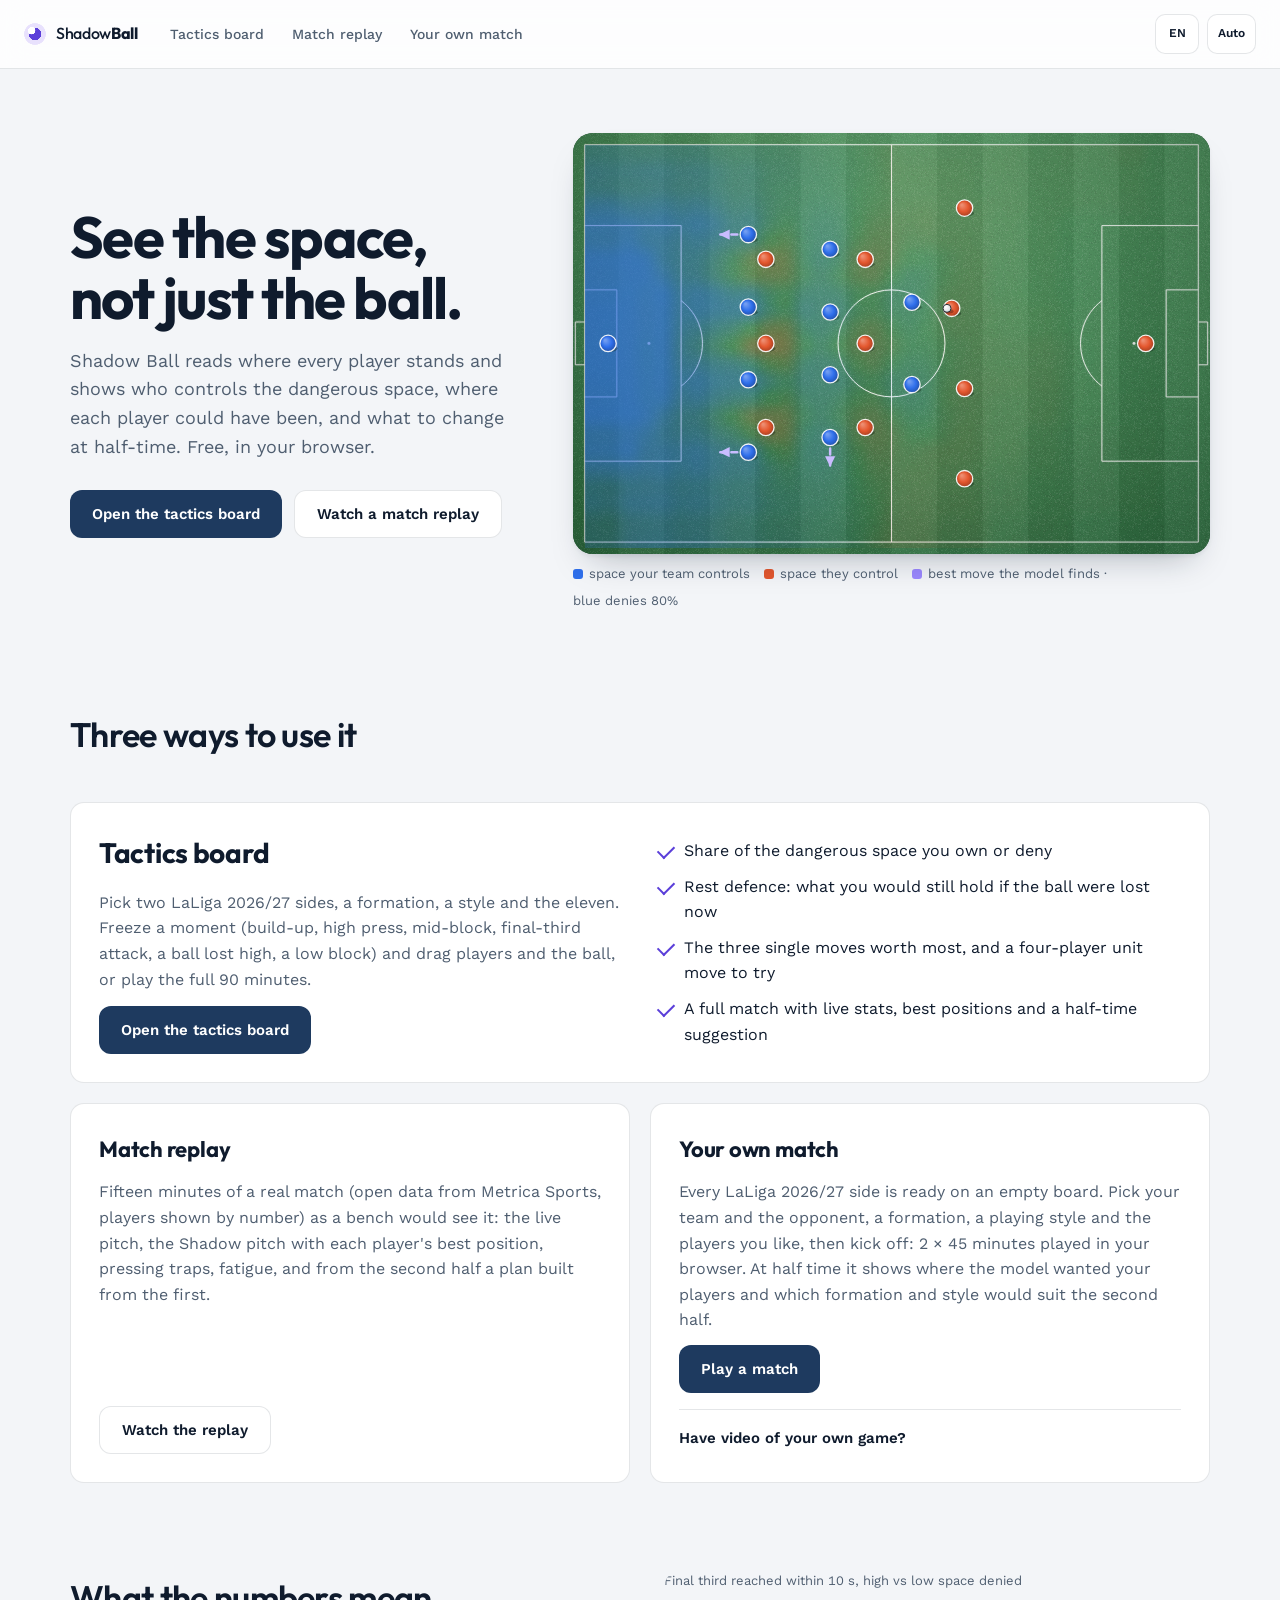
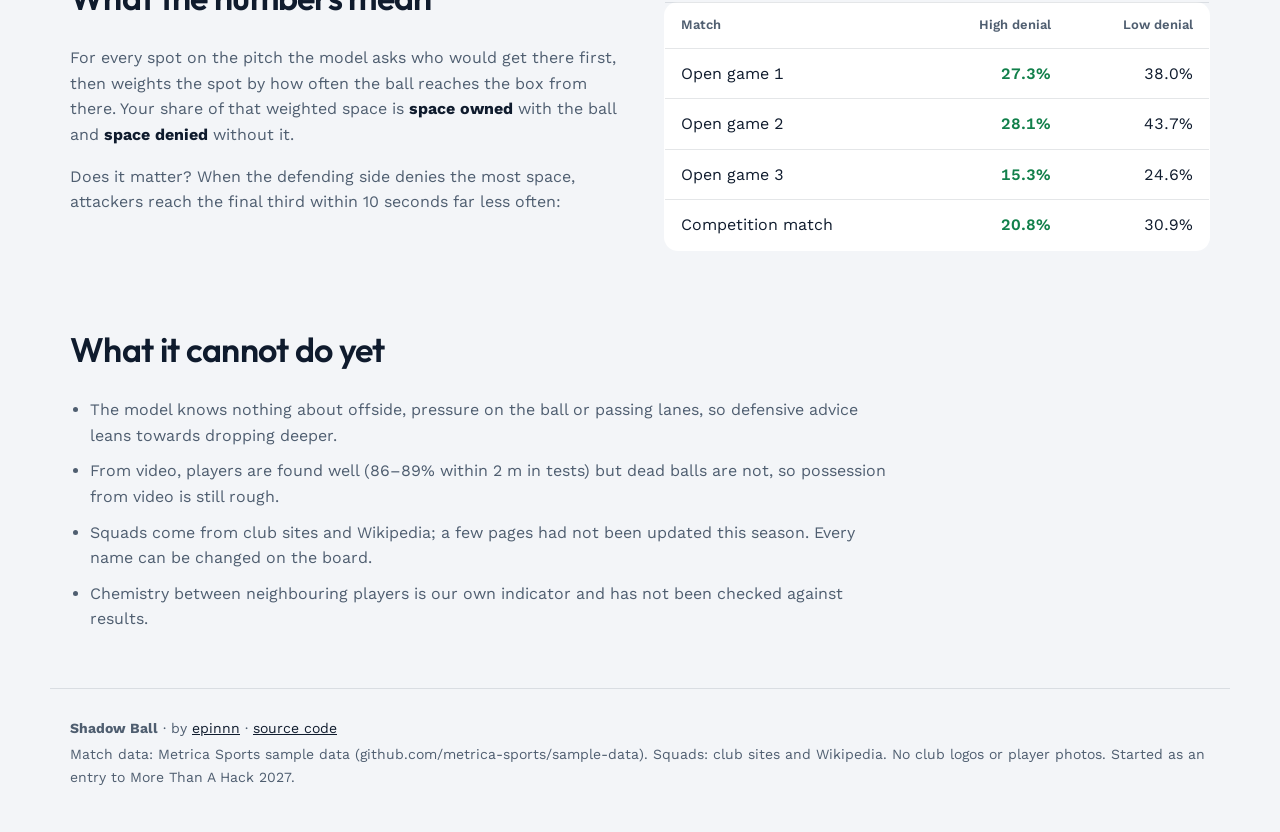
<file: demo/index.html>
<!doctype html>
<html lang="en">
<head>
<meta charset="utf-8">
<meta name="viewport" content="width=device-width, initial-scale=1, viewport-fit=cover">
<meta name="description" content="Shadow Ball: a free coaching assistant that reads player tracking and shows who controls the dangerous space.">
<title>Shadow Ball</title>
<link rel="preconnect" href="https://fonts.googleapis.com">
<link rel="stylesheet" href="https://fonts.googleapis.com/css2?family=Outfit:wght@500;600;700&family=Work+Sans:wght@400;500;600&display=swap">
<link rel="stylesheet" href="style.css?v=20261124a">
<link rel="stylesheet" href="home.css?v=20261124a">
<script src="theme.js?v=20261124a"></script>
<script src="i18n-id.js?v=20261124a"></script>
<script src="i18n.js?v=20261124a"></script>
</head>
<body class="home">
<header class="bar site-bar">
  <a class="brand" href="./" aria-label="Shadow Ball home"><span class="mark" aria-hidden="true"></span><span class="word" data-no-i18n>Shadow<b>Ball</b></span></a>
  <nav class="site-nav" aria-label="Main">
    <a href="playground.html">Tactics board</a>
    <a href="replay.html">Match replay</a>
    <a href="#own">Your own match</a>
  </nav>
  <div class="bar-tools">
    <button type="button" class="ghost lang-toggle" data-lang-toggle>EN</button>
    <button type="button" class="ghost theme-toggle" data-theme-toggle>Auto</button>
  </div>
</header>

<main>
  <section class="hero wrap">
    <div class="hero-text">
      <h1>See the space, not just the ball.</h1>
      <p class="lead">Shadow Ball reads where every player stands and shows who controls the dangerous space, where each player could have been, and what to change at half-time. Free, in your browser.</p>
      <div class="cta">
        <a class="primary" href="playground.html">Open the tactics board</a>
        <a class="ghost" href="replay.html">Watch a match replay</a>
      </div>
    </div>
    <figure class="hero-board">
      <div class="pitch-holder"><canvas id="heroPitch" aria-label="A mid-block: blue defends, the shaded space shows who controls it"></canvas></div>
      <figcaption><span class="sw sw-h"></span>space your team controls <span class="sw sw-a"></span>space they control <span class="sw sw-m"></span>best move the model finds · <span id="heroDenied"></span></figcaption>
    </figure>
  </section>

  <section class="tools wrap" aria-labelledby="toolsTitle">
    <h2 id="toolsTitle" class="sec-title">Three ways to use it</h2>
    <article class="tool tool-main">
      <div>
        <h3>Tactics board</h3>
        <p>Pick two LaLiga 2026/27 sides, a formation, a style and the eleven. Freeze a moment (build-up, high press, mid-block, final-third attack, a ball lost high, a low block) and drag players and the ball, or play the full 90 minutes.</p>
        <a class="primary" href="playground.html">Open the tactics board</a>
      </div>
      <div>
        <ul class="ticks">
          <li>Share of the dangerous space you own or deny</li>
          <li>Rest defence: what you would still hold if the ball were lost now</li>
          <li>The three single moves worth most, and a four-player unit move to try</li>
          <li>A full match with live stats, best positions and a half-time suggestion</li>
        </ul>
      </div>
    </article>
    <article class="tool">
      <h3>Match replay</h3>
      <p>Fifteen minutes of a real match (open data from Metrica Sports, players shown by number) as a bench would see it: the live pitch, the Shadow pitch with each player's best position, pressing traps, fatigue, and from the second half a plan built from the first.</p>
      <a class="ghost" href="replay.html">Watch the replay</a>
    </article>
    <article class="tool" id="own">
      <h3>Your own match</h3>
      <p>Every LaLiga 2026/27 side is ready on an empty board. Pick your team and the opponent, a formation, a playing style and the players you like, then kick off: 2 × 45 minutes played in your browser. At half time it shows where the model wanted your players and which formation and style would suit the second half.</p>
      <a class="primary" href="playground.html#match">Play a match</a>
      <details class="own-video">
        <summary>Have video of your own game?</summary>
        <ol class="steps">
          <li><code>python run.py video frame match.mp4</code>, then mark four pitch points on <a href="calibrate.html">the calibration page</a> (the picture stays in your browser)</li>
          <li><code>python run.py video track match.mp4 --calib calib.json</code> and the commands it prints</li>
          <li><a href="replay.html#own">Open the clip.json</a> it writes in the replay</li>
        </ol>
      </details>
    </article>
  </section>

  <section class="method wrap" aria-labelledby="methodTitle">
    <div>
      <h2 id="methodTitle" class="sec-title">What the numbers mean</h2>
      <p>For every spot on the pitch the model asks who would get there first, then weights the spot by how often the ball reaches the box from there. Your share of that weighted space is <b>space owned</b> with the ball and <b>space denied</b> without it.</p>
      <p>Does it matter? When the defending side denies the most space, attackers reach the final third within 10 seconds far less often:</p>
    </div>
    <div class="table-wrap">
      <table class="valid">
        <caption>Final third reached within 10 s, high vs low space denied</caption>
        <thead><tr><th scope="col">Match</th><th scope="col">High denial</th><th scope="col">Low denial</th></tr></thead>
        <tbody>
          <tr><td>Open game 1</td><td>27.3%</td><td>38.0%</td></tr>
          <tr><td>Open game 2</td><td>28.1%</td><td>43.7%</td></tr>
          <tr><td>Open game 3</td><td>15.3%</td><td>24.6%</td></tr>
          <tr><td>Competition match</td><td>20.8%</td><td>30.9%</td></tr>
        </tbody>
      </table>
    </div>
  </section>

  <section class="limits wrap" aria-labelledby="limitsTitle">
    <h2 id="limitsTitle" class="sec-title">What it cannot do yet</h2>
    <ul>
      <li>The model knows nothing about offside, pressure on the ball or passing lanes, so defensive advice leans towards dropping deeper.</li>
      <li>From video, players are found well (86–89% within 2 m in tests) but dead balls are not, so possession from video is still rough.</li>
      <li>Squads come from club sites and Wikipedia; a few pages had not been updated this season. Every name can be changed on the board.</li>
      <li>Chemistry between neighbouring players is our own indicator and has not been checked against results.</li>
    </ul>
  </section>
</main>

<footer class="site-foot wrap">
  <p><b>Shadow Ball</b> · by <a href="https://github.com/Epinnn14">epinnn</a> · <a href="https://github.com/Epinnn14/shadow-ball">source code</a></p>
  <p>Match data: Metrica Sports sample data (github.com/metrica-sports/sample-data). Squads: club sites and Wikipedia. No club logos or player photos. Started as an entry to More Than A Hack 2027.</p>
</footer>

<script src="data.js?v=20261124a"></script>
<script src="threat.js?v=20261124a"></script>
<script src="model.js?v=20261124a"></script>
<script src="pitch.js?v=20261124a"></script>
<script src="home.js?v=20261124a"></script>
</body>
</html>
</file>
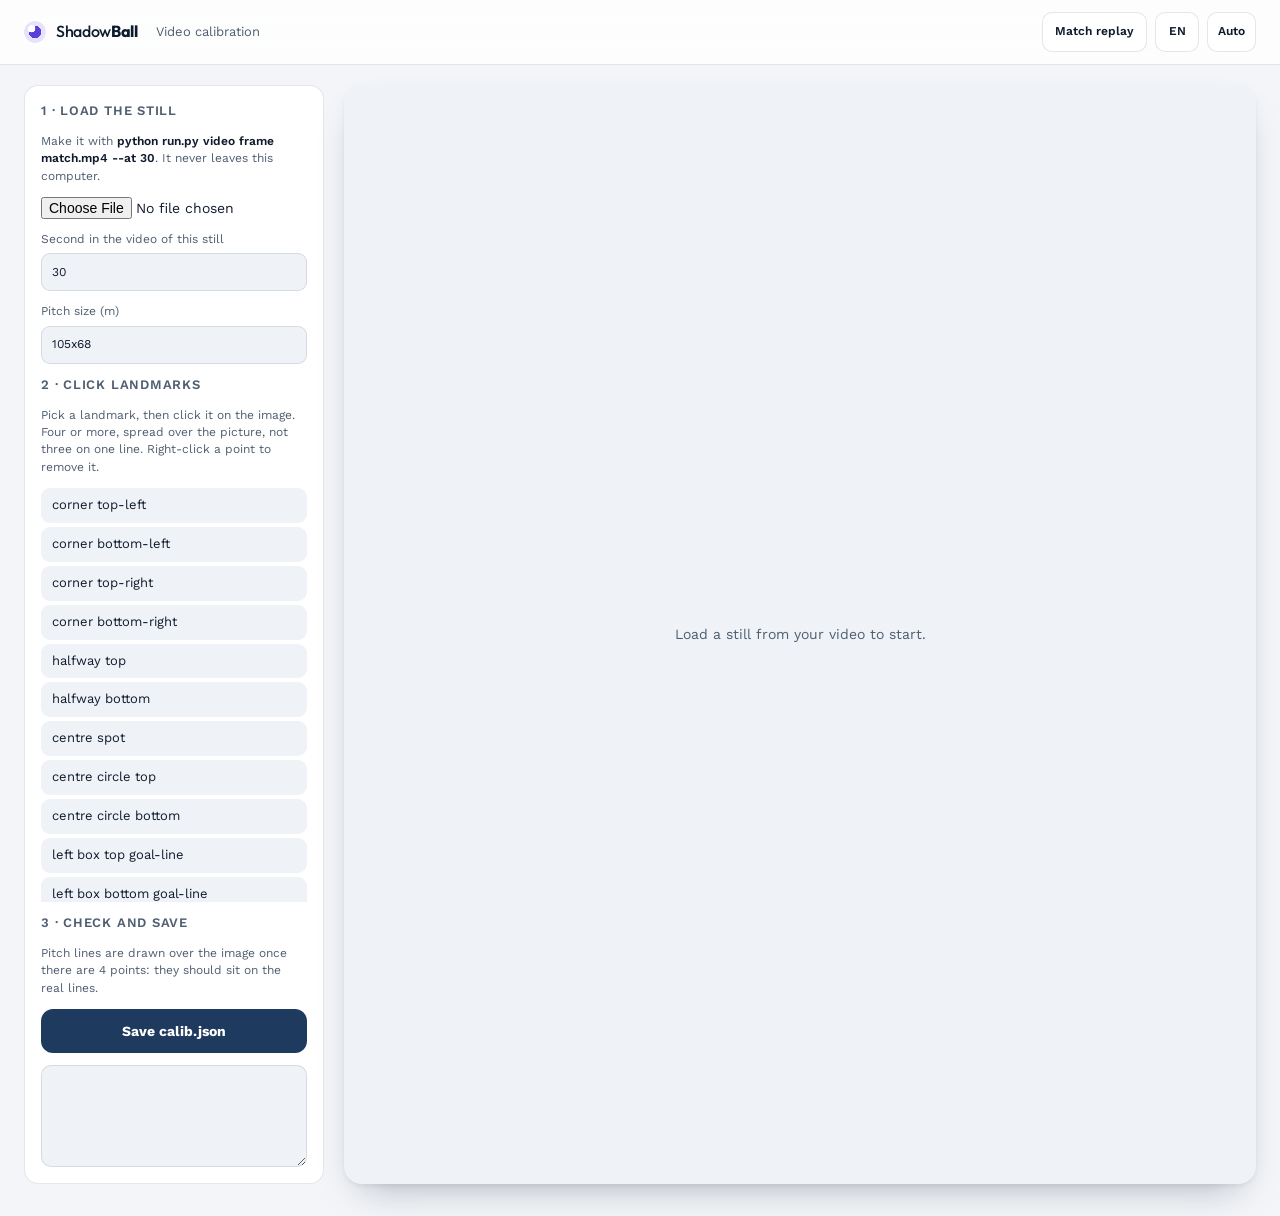
<file: demo/calibrate.html>
<!doctype html>
<html lang="en">
<head>
<meta charset="utf-8">
<meta name="viewport" content="width=device-width, initial-scale=1, viewport-fit=cover">
<title>Shadow Ball Calibration</title>
<link rel="preconnect" href="https://fonts.googleapis.com">
<link rel="stylesheet" href="https://fonts.googleapis.com/css2?family=Outfit:wght@500;600;700&family=Work+Sans:wght@400;500;600&display=swap">
<link rel="stylesheet" href="style.css?v=20261124a">
<script src="theme.js?v=20261124a"></script>
<script src="i18n-id.js?v=20261124a"></script>
<script src="i18n.js?v=20261124a"></script>
<style>
  .cal { display: grid; grid-template-columns: 300px minmax(0, 1fr); gap: 20px; padding-block: 20px 32px;
    padding-left: max(24px, env(safe-area-inset-left, 0px)); padding-right: max(24px, env(safe-area-inset-right, 0px)); max-width: 1600px; margin: 0 auto; }
  .cal .panel { gap: 12px; align-self: start; }
  .lm { display: flex; flex-direction: column; gap: 4px; max-height: 46vh; overflow-y: auto; }
  .lm button { text-align: left; padding: 7px 10px; border-radius: 9px; border: 1px solid transparent; background: var(--s2); color: var(--text); cursor: pointer; font-size: 13px; display: flex; justify-content: space-between; gap: 8px; }
  .lm button.on { border-color: var(--shadow); background: var(--tint); }
  .lm button.done span { color: var(--ok); font-weight: 700; }
  .imgwrap { position: relative; border-radius: 18px; overflow: auto; background: var(--s2); box-shadow: var(--elev2); min-height: 360px; display: grid; place-items: center; }
  #img { cursor: crosshair; max-width: none; }
  .drop { color: var(--muted); padding: 40px; text-align: center; }
  @media (max-width: 900px) { .cal { grid-template-columns: minmax(0, 1fr); padding-left: max(16px, env(safe-area-inset-left, 0px)); padding-right: max(16px, env(safe-area-inset-right, 0px)); } }
</style>
</head>
<body>
<header class="bar">
  <a class="brand" href="./" aria-label="Shadow Ball home"><span class="mark" aria-hidden="true"></span><span class="word" data-no-i18n>Shadow<b>Ball</b></span></a>
  <div class="match">Video calibration</div>
  <nav class="pg-nav" style="margin-left:auto;display:flex;gap:8px">
    <a class="ghost navlink" href="replay.html">Match replay</a>
    <button type="button" class="ghost lang-toggle" data-lang-toggle>EN</button>
    <button type="button" class="ghost theme-toggle" data-theme-toggle>Auto</button>
  </nav>
</header>
<main class="cal">
  <aside class="panel">
    <h2>1 · Load the still</h2>
    <p class="note">Make it with <b>python run.py video frame match.mp4 --at 30</b>. It never leaves this computer.</p>
    <input type="file" id="file" accept="image/*">
    <label class="field">Second in the video of this still <input id="at" type="number" step="0.04" value="30"></label>
    <label class="field">Pitch size (m) <input id="pitch" value="105x68"></label>
    <h2>2 · Click landmarks</h2>
    <p class="note">Pick a landmark, then click it on the image. Four or more, spread over the picture, not three on one line. Right-click a point to remove it.</p>
    <div class="lm" id="lm"></div>
    <h2>3 · Check and save</h2>
    <p class="note" id="status">Pitch lines are drawn over the image once there are 4 points: they should sit on the real lines.</p>
    <button type="button" class="primary" id="save" disabled>Save calib.json</button>
    <textarea id="json" rows="6" class="note" style="width:100%;font-family:var(--mono);background:var(--s2);color:var(--text);border:1px solid var(--line);border-radius:10px;padding:8px" readonly></textarea>
  </aside>
  <section class="imgwrap" id="wrap"><div class="drop" id="drop">Load a still from your video to start.</div><canvas id="img" hidden></canvas></section>
</main>
<script>
(function () {
  const $ = (id) => document.getElementById(id);
  let L = 105, W = 68, img = null, cur = null; const pts = {};
  function landmarks() {
    const c = W / 2, box = 20.16, six = 9.16, out = {
      'corner top-left': [0, 0], 'corner bottom-left': [0, W], 'corner top-right': [L, 0], 'corner bottom-right': [L, W],
      'halfway top': [L / 2, 0], 'halfway bottom': [L / 2, W], 'centre spot': [L / 2, c], 'centre circle top': [L / 2, c - 9.15], 'centre circle bottom': [L / 2, c + 9.15] };
    for (const [side, x0, s] of [['left', 0, 1], ['right', L, -1]]) Object.assign(out, {
      [`${side} box top goal-line`]: [x0, c - box], [`${side} box bottom goal-line`]: [x0, c + box],
      [`${side} box top corner`]: [x0 + s * 16.5, c - box], [`${side} box bottom corner`]: [x0 + s * 16.5, c + box],
      [`${side} six top goal-line`]: [x0, c - six], [`${side} six bottom goal-line`]: [x0, c + six],
      [`${side} six top corner`]: [x0 + s * 5.5, c - six], [`${side} six bottom corner`]: [x0 + s * 5.5, c + six],
      [`${side} penalty spot`]: [x0 + s * 11, c], [`${side} box arc centre`]: [x0 + s * 20.15, c] });
    return out;
  }
  function renderList() {
    $('lm').innerHTML = Object.keys(landmarks()).map((n) => `<button type="button" data-n="${n}" class="${n === cur ? 'on' : ''} ${pts[n] ? 'done' : ''}">${n}<span>${pts[n] ? '✓' : ''}</span></button>`).join('');
    $('lm').querySelectorAll('button').forEach((b) => b.onclick = () => { cur = b.dataset.n; renderList(); });
  }
  // pitch -> image homography from the clicked points (least squares DLT, h33 = 1)
  function homography(src, dst) {
    const A = [], b = [];
    src.forEach(([x, y], i) => { const [u, v] = dst[i]; A.push([x, y, 1, 0, 0, 0, -u * x, -u * y]); b.push(u); A.push([0, 0, 0, x, y, 1, -v * x, -v * y]); b.push(v); });
    const n = 8, M = Array.from({ length: n }, (_, i) => Array.from({ length: n + 1 }, (_, j) => (j < n ? A.reduce((s, r) => s + r[i] * r[j], 0) : A.reduce((s, r, k) => s + r[i] * b[k], 0))));
    for (let i = 0; i < n; i++) {
      let p = i; for (let r = i + 1; r < n; r++) if (Math.abs(M[r][i]) > Math.abs(M[p][i])) p = r;
      [M[i], M[p]] = [M[p], M[i]]; if (Math.abs(M[i][i]) < 1e-12) return null;
      for (let r = 0; r < n; r++) if (r !== i) { const f = M[r][i] / M[i][i]; for (let c = i; c <= n; c++) M[r][c] -= f * M[i][c]; }
    }
    const h = M.map((r, i) => r[n] / r[i]); return [[h[0], h[1], h[2]], [h[3], h[4], h[5]], [h[6], h[7], 1]];
  }
  const proj = (H, x, y) => { const w = H[2][0] * x + H[2][1] * y + H[2][2]; return [(H[0][0] * x + H[0][1] * y + H[0][2]) / w, (H[1][0] * x + H[1][1] * y + H[1][2]) / w, w]; };
  function draw() {
    const cv = $('img'), g = cv.getContext('2d'); if (!img) return;
    g.drawImage(img, 0, 0);
    const lm = landmarks(), names = Object.keys(pts).filter((n) => lm[n]);
    if (names.length >= 4) {
      const H = homography(names.map((n) => lm[n]), names.map((n) => pts[n]));
      if (H) {
        g.strokeStyle = 'rgba(164,139,250,.95)'; g.lineWidth = 2;
        const seg = (p) => { g.beginPath(); let started = false; for (const [x, y] of p) { const [u, v, w] = proj(H, x, y); if (w <= 0) { started = false; continue; } if (!started) { g.moveTo(u, v); started = true; } else g.lineTo(u, v); } g.stroke(); };
        const line = (a, b, n = 40) => seg(Array.from({ length: n + 1 }, (_, i) => [a[0] + (b[0] - a[0]) * i / n, a[1] + (b[1] - a[1]) * i / n]));
        line([0, 0], [L, 0]); line([L, 0], [L, W]); line([L, W], [0, W]); line([0, W], [0, 0]); line([L / 2, 0], [L / 2, W]);
        seg(Array.from({ length: 65 }, (_, i) => [L / 2 + 9.15 * Math.cos(i / 64 * 2 * Math.PI), W / 2 + 9.15 * Math.sin(i / 64 * 2 * Math.PI)]));
        for (const [x0, s] of [[0, 1], [L, -1]]) { const c = W / 2; line([x0, c - 20.16], [x0 + s * 16.5, c - 20.16]); line([x0 + s * 16.5, c - 20.16], [x0 + s * 16.5, c + 20.16]); line([x0 + s * 16.5, c + 20.16], [x0, c + 20.16]);
          line([x0, c - 9.16], [x0 + s * 5.5, c - 9.16]); line([x0 + s * 5.5, c - 9.16], [x0 + s * 5.5, c + 9.16]); line([x0 + s * 5.5, c + 9.16], [x0, c + 9.16]); }
        const err = names.map((n) => { const [u, v] = proj(H, ...lm[n]); return Math.hypot(u - pts[n][0], v - pts[n][1]); });
        $('status').textContent = `${names.length} points · mean reprojection error ${(err.reduce((a, b) => a + b, 0) / err.length).toFixed(1)} px. The violet lines should sit on the real ones.`;
      }
    } else $('status').textContent = `${names.length} of at least 4 points.`;
    for (const n of names) { const [u, v] = pts[n]; g.beginPath(); g.arc(u, v, 6, 0, 7); g.fillStyle = '#A48BFA'; g.fill(); g.strokeStyle = '#fff'; g.lineWidth = 2; g.stroke();
      g.font = '600 13px system-ui'; g.fillStyle = '#fff'; g.strokeStyle = 'rgba(0,0,0,.7)'; g.lineWidth = 3; g.strokeText(n, u + 9, v - 9); g.fillText(n, u + 9, v - 9); }
    const out = { image_size: [cv.width, cv.height], at_s: +$('at').value, pitch: [L, W], points: names.map((n) => ({ name: n, px: pts[n].map((v) => Math.round(v * 10) / 10) })) };
    $('json').value = JSON.stringify(out, null, 1); $('save').disabled = names.length < 4;
  }
  $('file').onchange = (e) => {
    const f = e.target.files[0]; if (!f) return; const url = URL.createObjectURL(f); const im = new Image();
    im.onload = () => { img = im; const cv = $('img'); cv.width = im.naturalWidth; cv.height = im.naturalHeight; cv.hidden = false; $('drop').hidden = true; draw(); };
    im.src = url;
  };
  $('pitch').onchange = () => { const [a, b] = $('pitch').value.toLowerCase().split('x').map(Number); if (a > 50 && b > 30) { L = a; W = b; } renderList(); draw(); };
  $('at').onchange = draw;
  const pos = (e) => { const cv = $('img'), r = cv.getBoundingClientRect(); return [(e.clientX - r.left) * cv.width / r.width, (e.clientY - r.top) * cv.height / r.height]; };
  $('img').addEventListener('click', (e) => {
    if (!cur) { $('status').textContent = 'Pick a landmark in the list first.'; return; }
    pts[cur] = pos(e); const names = Object.keys(landmarks()); const i = names.indexOf(cur);
    cur = names.slice(i + 1).find((n) => !pts[n]) || null; renderList(); draw();
  });
  $('img').addEventListener('contextmenu', (e) => {
    e.preventDefault(); const [u, v] = pos(e); let best = null;
    for (const [n, [a, b]] of Object.entries(pts)) { const d = Math.hypot(a - u, b - v); if (d < 15 && (!best || d < best.d)) best = { n, d }; }
    if (best) { delete pts[best.n]; renderList(); draw(); }
  });
  $('save').onclick = () => {
    const blob = new Blob([$('json').value], { type: 'application/json' }), a = document.createElement('a');
    a.href = URL.createObjectURL(blob); a.download = 'calib.json'; document.body.appendChild(a); a.click(); a.remove();
  };
  renderList();
})();
</script>
</body>
</html>
</file>
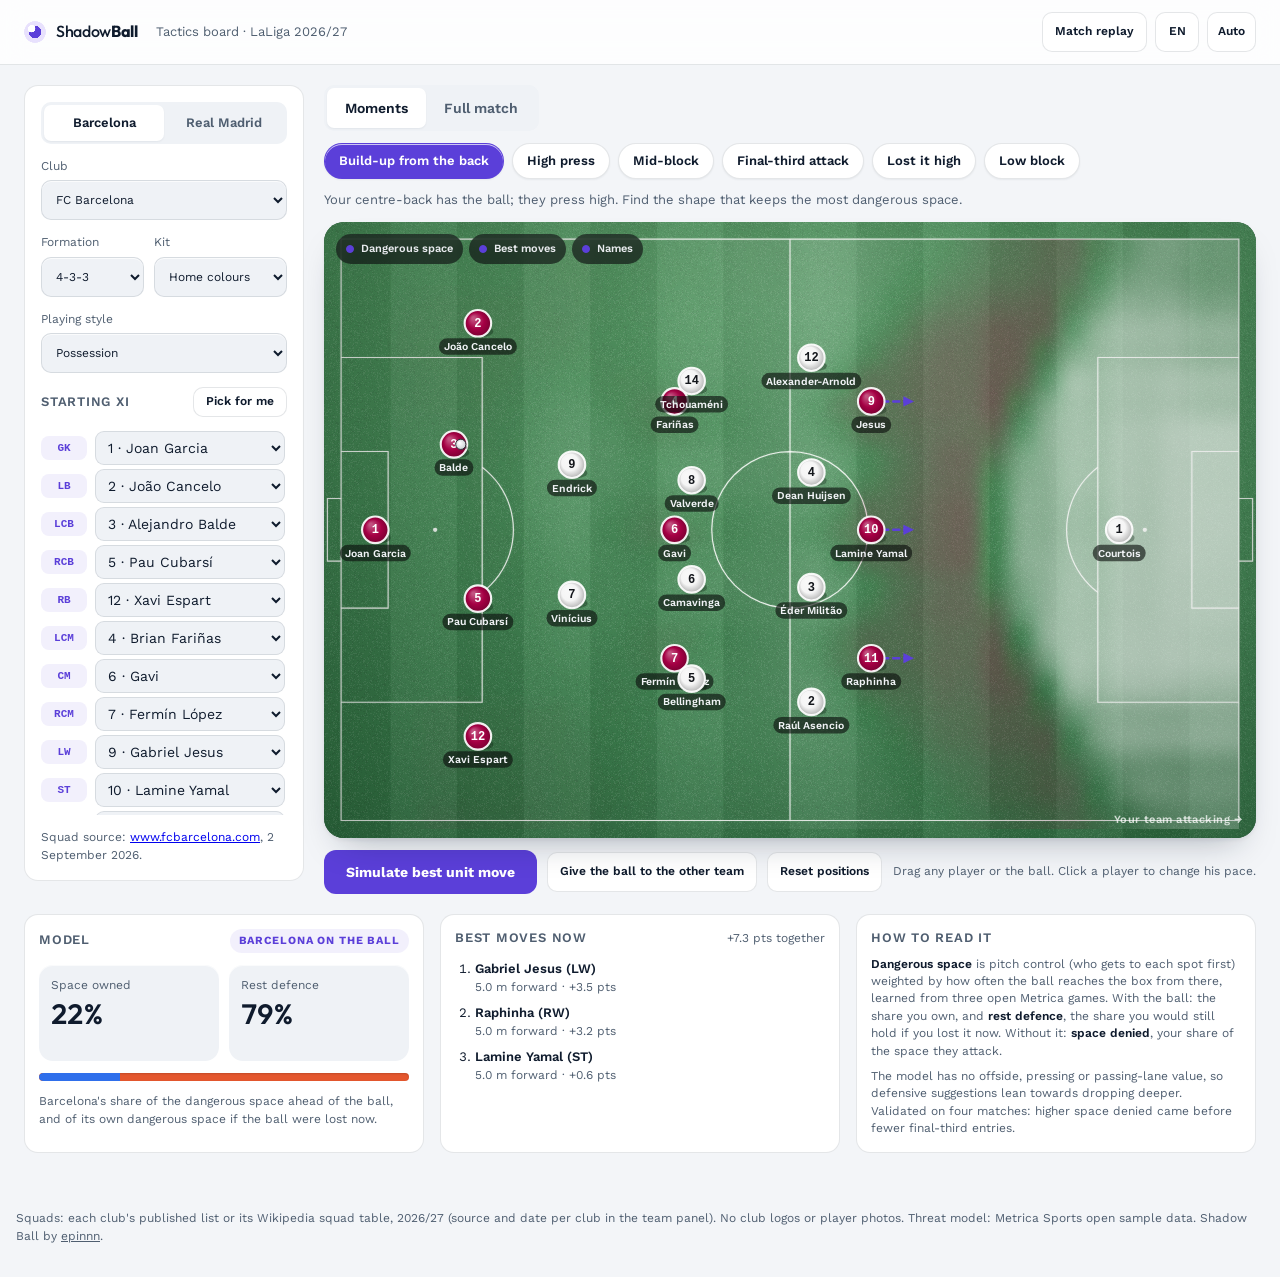
<file: demo/playground.html>
<!doctype html>
<html lang="en">
<head>
<meta charset="utf-8">
<meta name="viewport" content="width=device-width, initial-scale=1, viewport-fit=cover">
<title>Shadow Ball Tactics Board</title>
<link rel="preconnect" href="https://fonts.googleapis.com">
<link rel="stylesheet" href="https://fonts.googleapis.com/css2?family=Outfit:wght@500;600;700&family=Work+Sans:wght@400;500;600&display=swap">
<link rel="stylesheet" href="style.css?v=20261124a">
<link rel="stylesheet" href="playground.css?v=20261124a">
<script src="theme.js?v=20261124a"></script>
<script src="i18n-id.js?v=20261124a"></script>
<script src="i18n.js?v=20261124a"></script>
</head>
<body class="pg">
<header class="bar">
  <a class="brand" href="./" aria-label="Shadow Ball home"><span class="mark" aria-hidden="true"></span><span class="word" data-no-i18n>Shadow<b>Ball</b></span></a>
  <div class="match">Tactics board · LaLiga <span id="season"></span></div>
  <nav class="pg-nav">
    <a class="ghost navlink" href="replay.html">Match replay</a>
    <button type="button" class="ghost lang-toggle" data-lang-toggle>EN</button>
    <button type="button" class="ghost theme-toggle" data-theme-toggle>Auto</button>
  </nav>
</header>

<main class="pg-grid">
  <!-- teams -->
  <aside class="pg-teams panel">
    <div class="seg pg-side" role="tablist" aria-label="Team">
      <button type="button" class="on" data-side="H" id="tabUs">Your team</button><button type="button" data-side="A" id="tabThem">Opponent</button>
    </div>
    <label class="field">Club
      <select id="club"></select>
    </label>
    <div class="pg-row">
      <label class="field">Formation
        <select id="formation"></select>
      </label>
      <label class="field">Kit
        <select id="kit"><option value="0">Home colours</option><option value="1">Second colours</option></select>
      </label>
    </div>
    <label class="field">Playing style
      <select id="style"></select>
    </label>
    <div class="pg-xi-head"><h2>Starting XI</h2><button type="button" class="ghost small" id="autoXi">Pick for me</button></div>
    <div class="pg-xi" id="xi"></div>
    <p class="note" id="clubSource"></p>
  </aside>

  <!-- pitch -->
  <section class="pg-stage">
    <div class="pg-modes">
      <div class="seg pg-mode" role="tablist" aria-label="Mode">
        <button type="button" data-mode="moments" class="on">Moments</button><button type="button" data-mode="match">Full match</button>
      </div>
      <div class="pg-score x-only" aria-live="polite">
        <span class="pg-team"><i id="kitH"></i><b id="nameH">—</b></span>
        <b class="pg-goals" id="score">0–0</b>
        <span class="pg-team away"><b id="nameA">—</b><i id="kitA"></i></span>
        <span class="pg-clock" id="clock">0'</span>
      </div>
    </div>
    <div class="m-only pg-scen" id="scenarios" role="group" aria-label="Scenario"></div>
    <p class="m-only pg-scen-text" id="scenText"></p>
    <p class="x-only pg-scen-text" id="matchText">Pick both teams, formations, styles and players on the left, then kick off. 2 × 45 minutes, played in your browser.</p>
    <div class="pitch-holder pg-pitch">
      <canvas id="pitch" aria-label="Tactics board: drag players and the ball"></canvas>
      <div class="layers">
        <button type="button" class="chip on" data-layer="space"><span class="sw"></span>Dangerous space</button>
        <button type="button" class="chip on m-only" data-layer="moves"><span class="sw"></span>Best moves</button>
        <button type="button" class="chip on" data-layer="names"><span class="sw"></span>Names</button>
        <button type="button" class="chip x-only" data-layer="best"><span class="sw"></span>Best positions</button>
      </div>
      <div class="dir" id="dir">Your team attacking →</div>
    </div>
    <div class="pg-tools x-only">
      <button type="button" class="primary accent" id="playBtn">Kick off</button>
      <div class="seg pg-speed" role="group" aria-label="Speed">
        <button type="button" data-speed="10">10×</button><button type="button" data-speed="30" class="on">30×</button><button type="button" data-speed="90">90×</button>
      </div>
      <button type="button" class="ghost" id="skipBtn">Skip to half time</button>
      <button type="button" class="ghost" id="newBtn">New match</button>
      <button type="button" class="ghost" id="shareBtn">Copy link</button>
      <input class="pg-link" id="shareLink" readonly hidden aria-label="Link to this set-up">
    </div>
    <div class="pg-tools m-only">
      <button type="button" class="primary accent" id="simBtn">Simulate best unit move</button>
      <button type="button" class="ghost" id="swapBtn">Give the ball to the other team</button>
      <button type="button" class="ghost" id="resetBtn">Reset positions</button>
      <span class="note pg-hint">Drag any player or the ball. Click a player to change his pace.</span>
    </div>
  </section>

  <!-- results -->
  <aside class="pg-side-col">
    <div class="seg pg-for x-only" role="group" aria-label="Analyse for"><button type="button" data-for="H" class="on" id="forH">—</button><button type="button" data-for="A" id="forA">—</button></div>
    <section class="card x-only">
      <header><h2>Match stats</h2><span class="note" id="statsNote"></span></header>
      <div class="pg-poss" aria-hidden="true"><i id="possBar"></i></div>
      <table class="pg-stats" id="stats"></table>
    </section>
    <section class="card x-only" id="adviceCard">
      <header><h2 id="adviceTitle">Second-half suggestion</h2></header>
      <p class="note" id="adviceNote">At half time the board plays every formation and style for your team against their set-up and suggests what fits best.</p>
      <button type="button" class="primary accent" id="adviceBtn" disabled>Find the best set-up</button>
      <div class="pg-progress" id="adviceProg" hidden><i></i></div>
      <ol class="pg-advice" id="advice"></ol>
    </section>
    <section class="card x-only">
      <header><h2>Best positions</h2>
        <div class="seg pg-phase" role="group" aria-label="Phase"><button type="button" data-phase="in" class="on">With the ball</button><button type="button" data-phase="out">Without it</button></div>
      </header>
      <ol class="pg-moves" id="bestList"></ol>
      <p class="note">Every 20 seconds of play the model looks for the best moves for each team (each player within 5 m). At a break, with the layer on, the pitch shows the picked team at its average positions, with arrows to where the model kept wanting each player.</p>
    </section>
    <section class="card x-only">
      <header><h2>Events</h2></header>
      <ol class="pg-events" id="events"><li class="note">No events yet.</li></ol>
    </section>
    <section class="card pg-kpis m-only">
      <header><h2>Model</h2><span class="tag atk" id="phase">—</span></header>
      <div class="pg-kpi-row">
        <div class="pg-kpi"><span id="k1Label">Space owned</span><b id="k1">—</b><em id="k1Sub"></em></div>
        <div class="pg-kpi"><span id="k2Label">Rest defence</span><b id="k2">—</b><em id="k2Sub"></em></div>
      </div>
      <div class="pg-meter" aria-hidden="true"><i id="meterH"></i></div>
      <p class="note" id="kpiNote"></p>
    </section>
    <section class="card m-only">
      <header><h2>Best moves now</h2><span class="note" id="movesSum"></span></header>
      <ol class="pg-moves" id="moves"></ol>
      <div class="pg-sim" id="simResult" hidden></div>
    </section>
    <section class="card" id="playerCard" hidden>
      <header><h2>Player</h2><button type="button" class="ghost small" id="closePlayer">Close</button></header>
      <div class="pg-player">
        <span class="av team" id="pAv"></span>
        <div><b id="pName"></b><span id="pRole"></span></div>
      </div>
      <label class="field">Pace in the model <output id="paceOut">1.00×</output>
        <input type="range" id="pace" min="0.85" max="1.15" step="0.01" value="1">
      </label>
      <label class="field">Passing <output id="passingOut">1.00×</output>
        <input type="range" id="passing" min="0.85" max="1.15" step="0.01" value="1">
      </label>
      <label class="field">Finishing <output id="finishingOut">1.00×</output>
        <input type="range" id="finishing" min="0.85" max="1.15" step="0.01" value="1">
      </label>
      <p class="note">Pace scales his top speed (1.00× = 5 m/s) in the model and the match. Passing changes how often his passes arrive, finishing how often his shots go in; both count in the full match only. Squads carry no ratings, so everyone starts at 1.00×: rate the players yourself.</p>
    </section>
    <section class="card pg-about x-only">
      <h2>How the match works</h2>
      <p class="note">Each second both teams take the shape of their formation and style, shifted with the ball. The player on the ball weighs passes, through balls, carries, crosses and shots by how much they raise the chance of reaching the box (learned from open tracking data) against the risk of losing it. Shot quality (xG) depends on distance, pressure and bodies in the way.</p>
      <p class="note">A tactics toy, not a prediction: squads carry no ratings, so every player is equal apart from the pace you set, and a different kick-off gives a different match.</p>
    </section>
    <section class="card pg-about m-only">
      <h2>How to read it</h2>
      <p class="note"><b>Dangerous space</b> is pitch control (who gets to each spot first) weighted by how often the ball reaches the box from there, learned from three open Metrica games. With the ball: the share you own, and <b>rest defence</b>, the share you would still hold if you lost it now. Without it: <b>space denied</b>, your share of the space they attack.</p>
      <p class="note">The model has no offside, pressing or passing-lane value, so defensive suggestions lean towards dropping deeper. Validated on four matches: higher space denied came before fewer final-third entries.</p>
    </section>
  </aside>
</main>
<footer class="source">Squads: each club's published list or its Wikipedia squad table, 2026/27 (source and date per club in the team panel). No club logos or player photos. Threat model: Metrica Sports open sample data. Shadow Ball by <a href="https://github.com/Epinnn14">epinnn</a>.</footer>

<script src="data.js?v=20261124a"></script>
<script src="laliga.js?v=20261124a"></script>
<script src="threat.js?v=20261124a"></script>
<script src="model.js?v=20261124a"></script>
<script src="sim.js?v=20261124a"></script>
<script src="pitch.js?v=20261124a"></script>
<script src="playground.js?v=20261124a"></script>
</body>
</html>
</file>
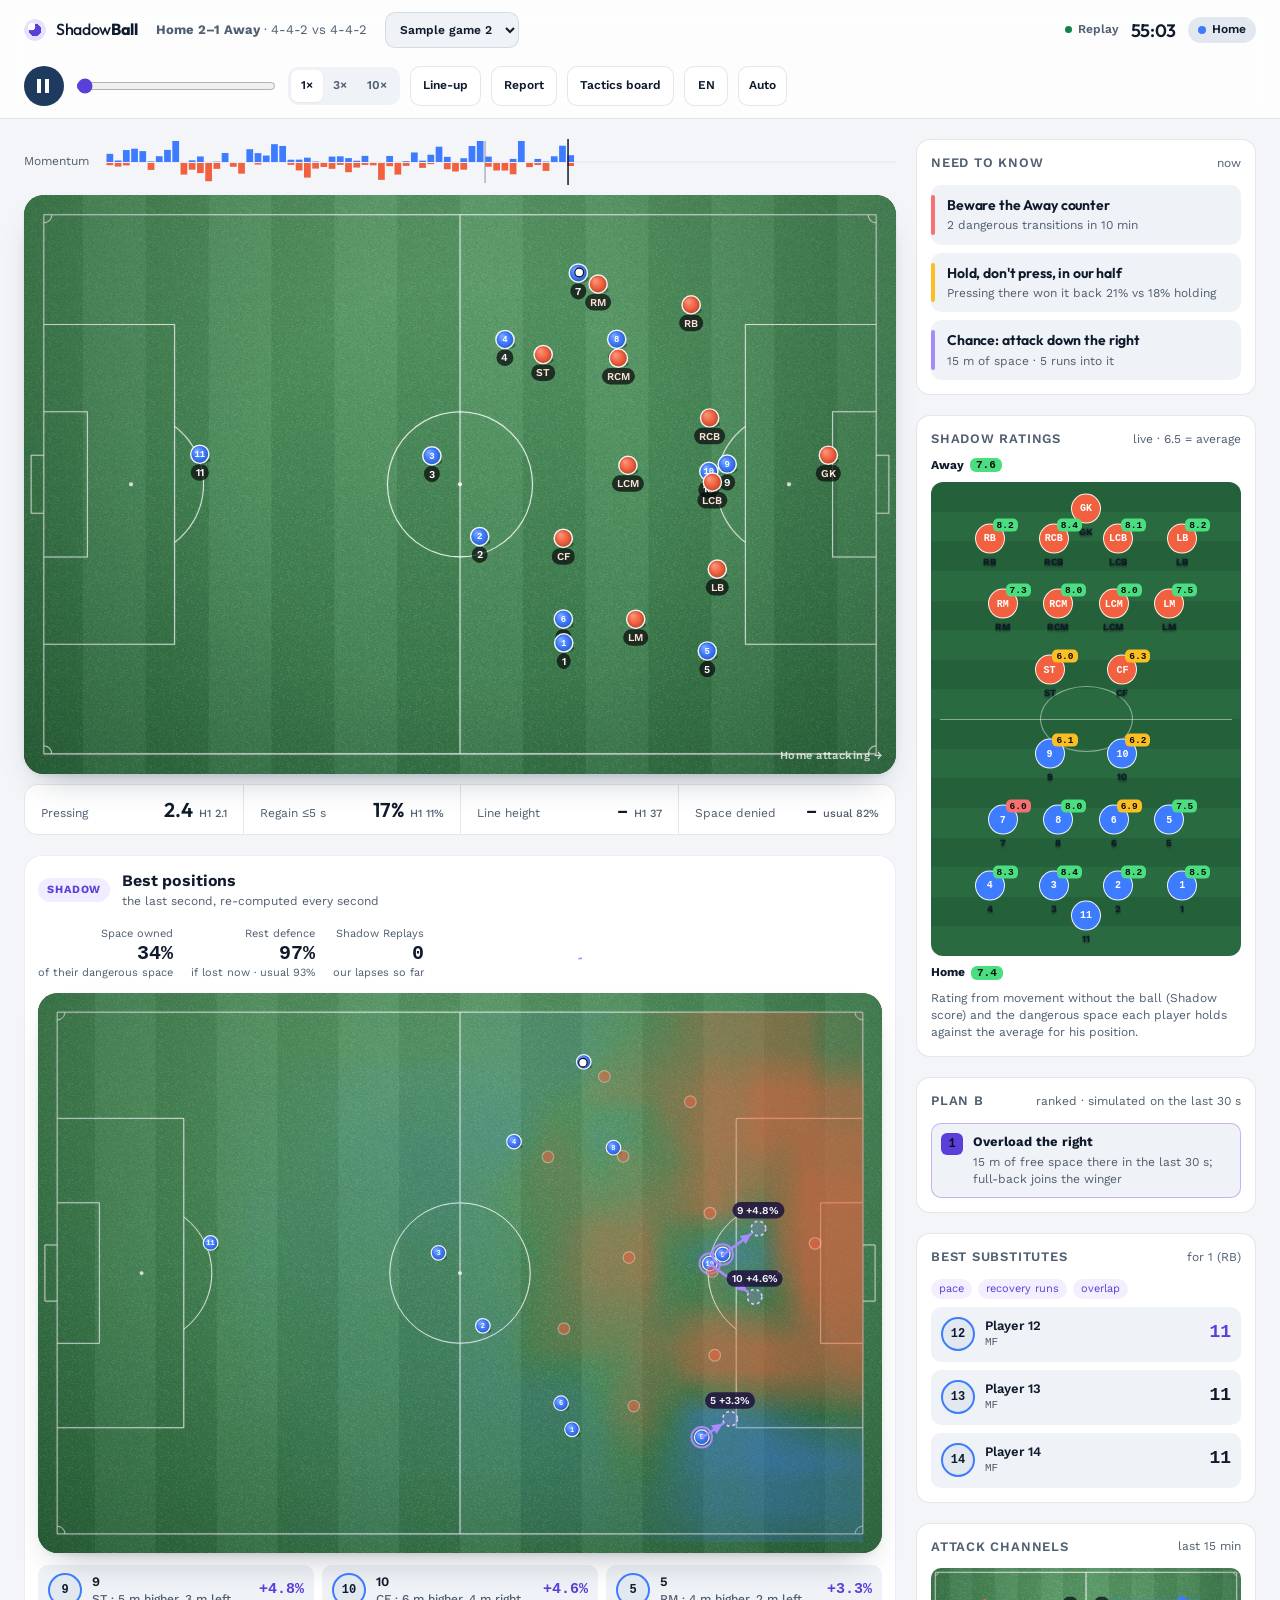
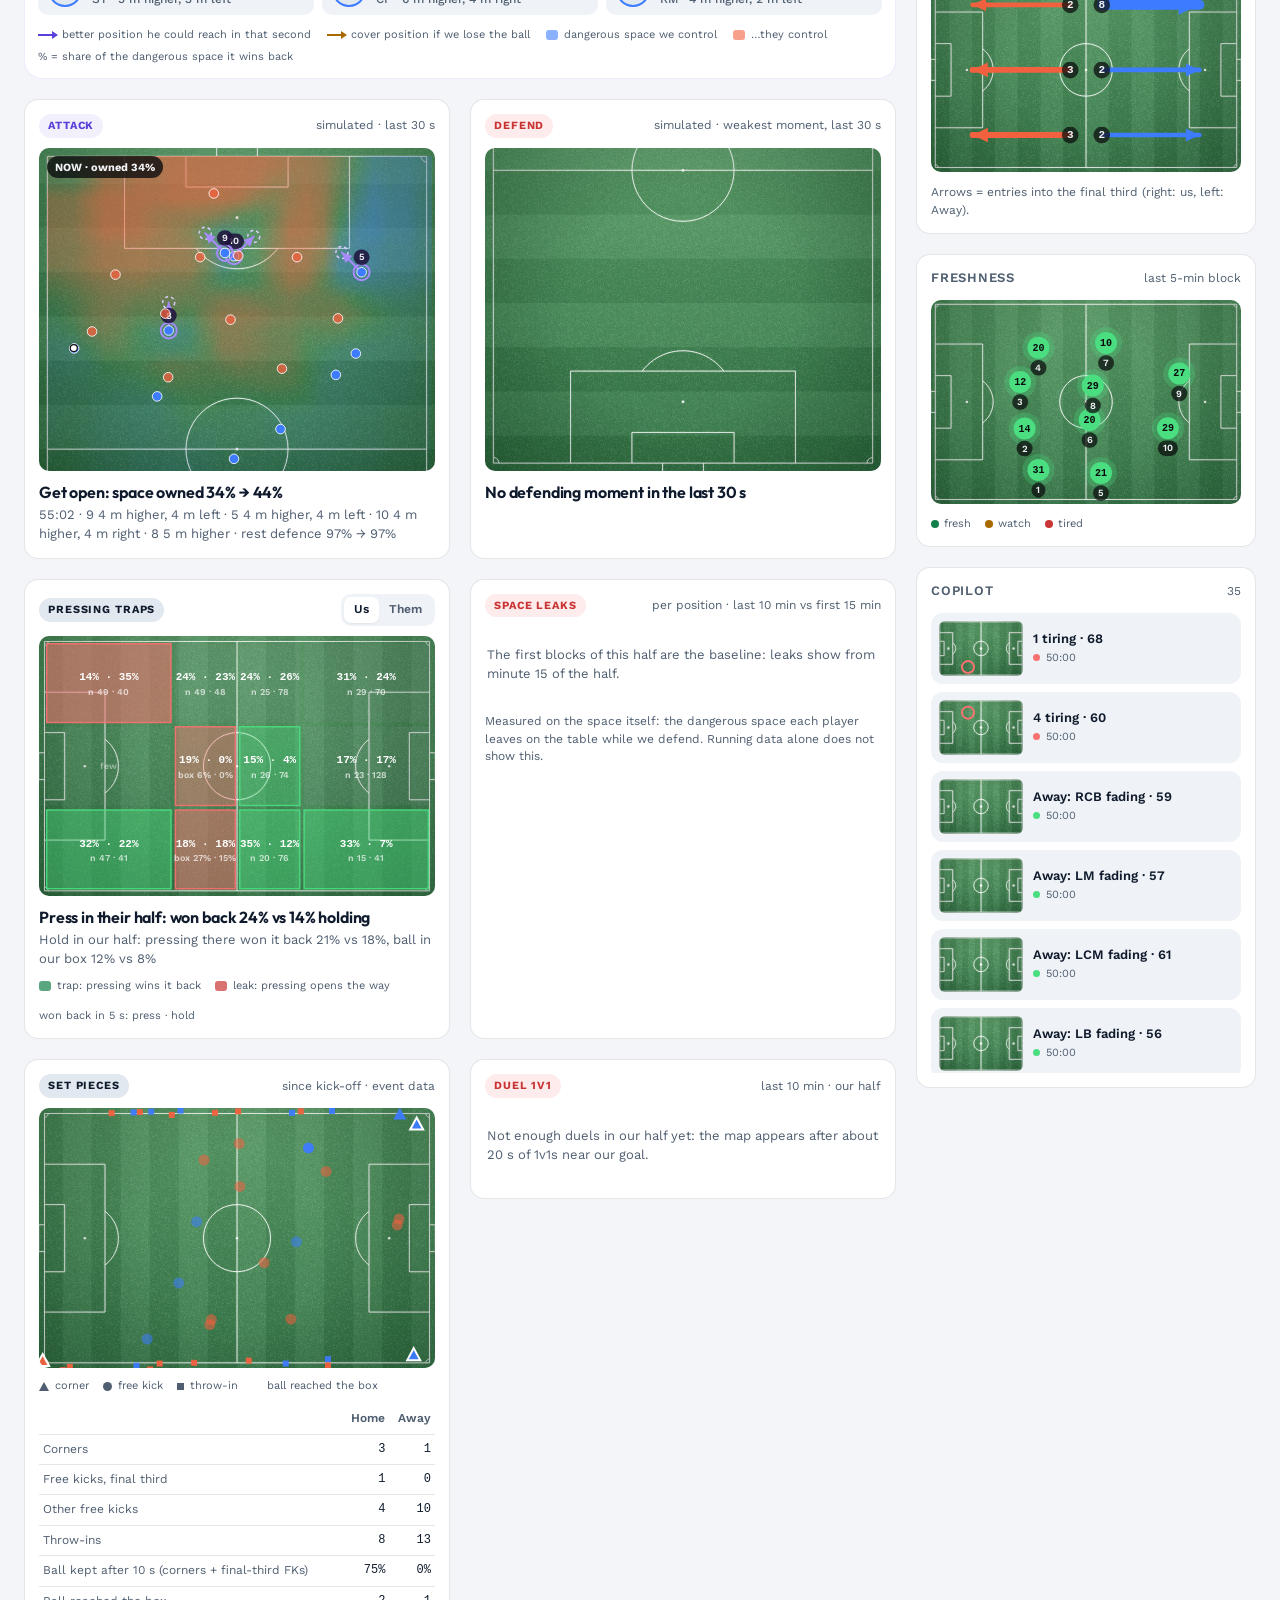
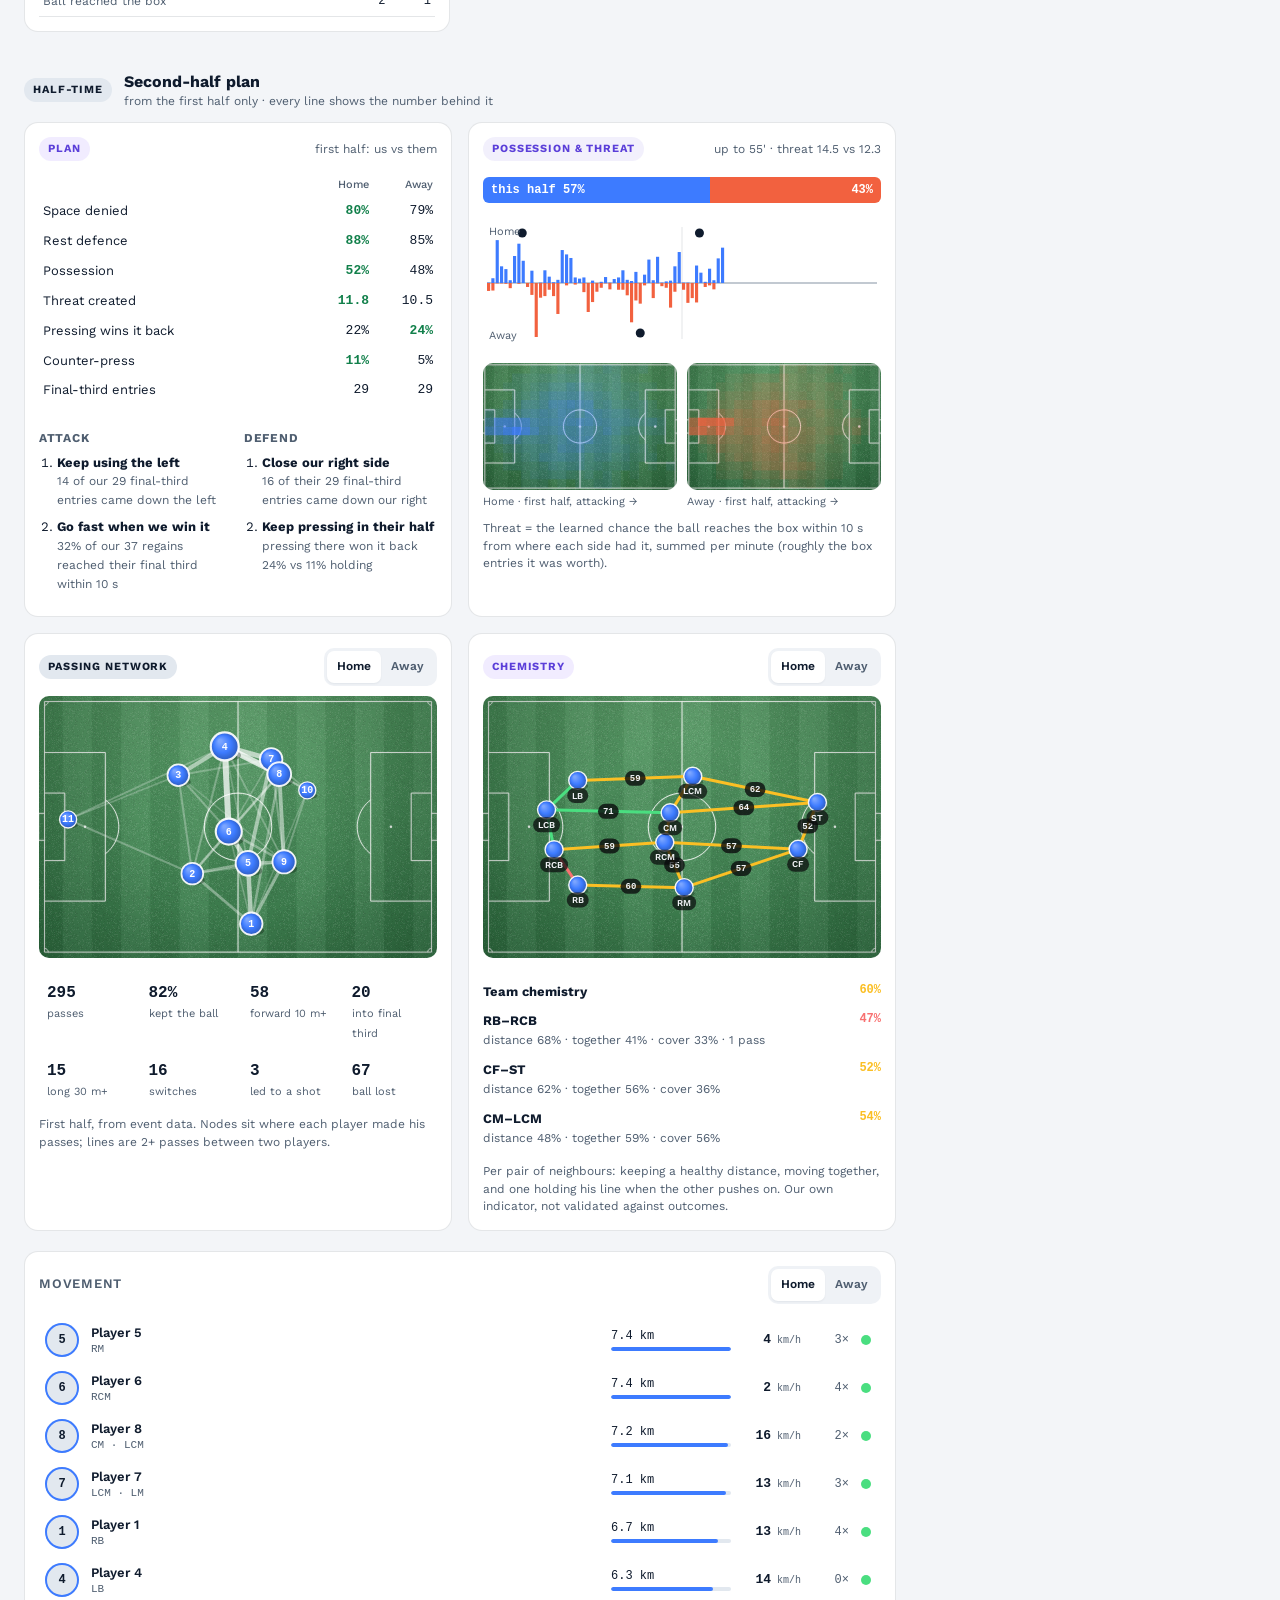
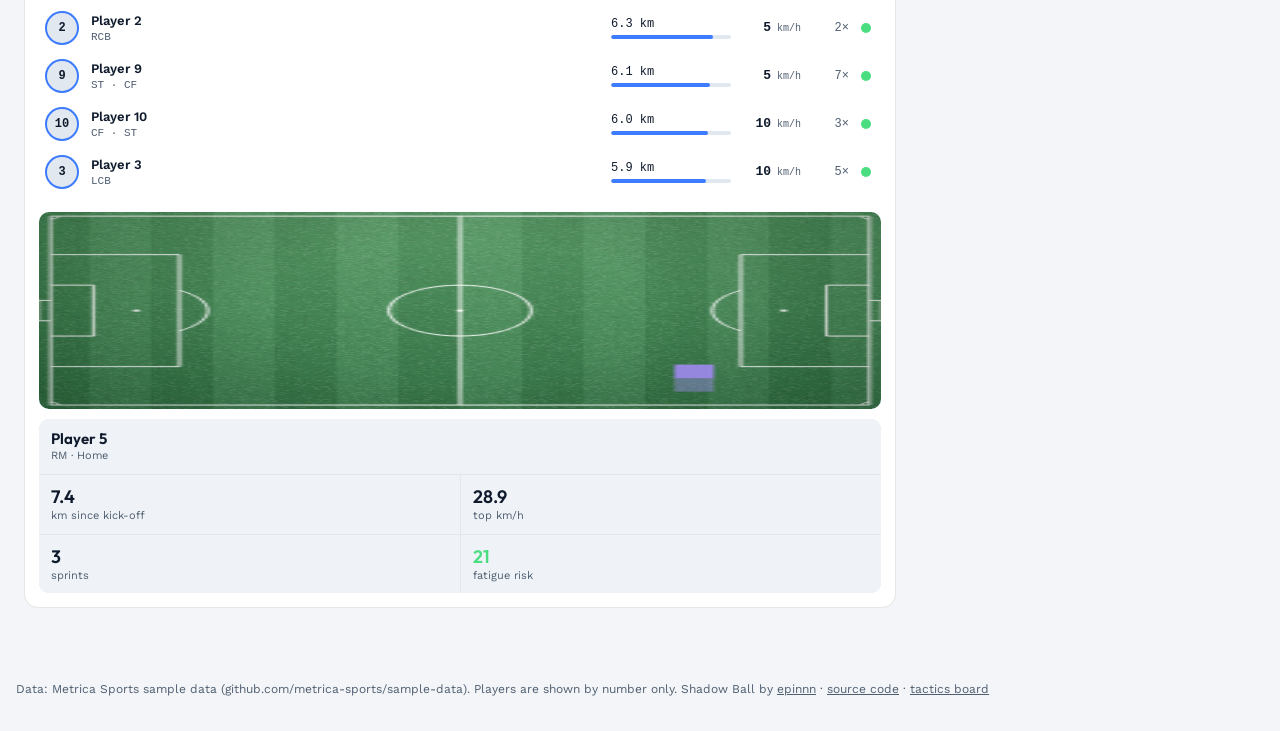
<file: docs/replay.html>
<!doctype html>
<html lang="en">
<head>
<meta charset="utf-8">
<meta name="viewport" content="width=device-width, initial-scale=1, viewport-fit=cover">
<meta name="theme-color" content="#0A0B0D">
<title>Shadow Ball</title>
<link rel="preconnect" href="https://fonts.googleapis.com">
<link rel="stylesheet" href="https://fonts.googleapis.com/css2?family=Outfit:wght@500;600;700&family=Work+Sans:wght@400;500;600&display=swap">
<link rel="stylesheet" href="style.css?v=20261124a">
<script src="theme.js?v=20261124a"></script>
<script src="i18n-id.js?v=20261124a"></script>
<script src="i18n.js?v=20261124a"></script>
</head>
<body>
<header class="bar">
  <a class="brand" href="./" aria-label="Shadow Ball home">
    <span class="mark" aria-hidden="true"></span>
    <span class="word" data-no-i18n>Shadow<b>Ball</b></span>
  </a>
  <div class="match" id="match"></div>
  <select class="game-pick" id="gamePick" aria-label="Sample game"><option value="1">Sample game 1</option><option value="2">Sample game 2</option><option value="3">Sample game 3</option></select>
  <div class="clockbox">
    <span class="onair" id="onair"><i></i>Replay</span>
    <span class="clock" id="clock">--:--</span>
    <span class="poss" id="poss"></span>
  </div>
  <div class="transport">
    <button type="button" class="icon play" id="playBtn" aria-label="Play"></button>
    <input type="range" id="scrub" min="0" max="1" step="0.2" value="0" aria-label="Replay time">
    <div class="seg" id="speeds" role="group" aria-label="Speed">
      <button type="button" data-speed="1" class="on">1×</button><button type="button" data-speed="3">3×</button><button type="button" data-speed="10">10×</button>
    </div>
    <button type="button" class="ghost desk" id="setupBtn">Line-up</button>
    <button type="button" class="ghost desk" id="reportBtn">Report</button>
    <button type="button" class="ghost" id="followBtn" hidden></button>
    <a class="ghost navlink" href="playground.html">Tactics board</a>
    <button type="button" class="ghost lang-toggle" data-lang-toggle>EN</button>
    <button type="button" class="ghost theme-toggle" data-theme-toggle>Auto</button>
  </div>
</header>

<!-- Kick-off setup: the coach enters the XI and the formation -->
<section class="setup" id="setup" hidden>
  <div class="setup-head">
    <div>
      <h1>Kick-off setup</h1>
      <p class="muted">Pick a formation, enter names and numbers, then place your players. Shadow Ball matches these positions to the players the camera detects.</p>
    </div>
    <button type="button" class="primary" id="startBtn">Go live</button>
  </div>
  <div class="setup-grid">
    <div class="panel">
      <h2>Formation</h2>
      <div class="formations" id="formationList"></div>
      <h2 class="mt">Opponent</h2>
      <label class="field"><span>Name</span><input id="oppName" maxlength="40"></label>
      <div class="kits">
        <label class="field"><span>Our colour</span><input type="color" id="kitH" value="#3D7BFF"></label>
        <label class="field"><span>Their colour</span><input type="color" id="kitA" value="#F2613F"></label>
      </div>
      <p class="muted small" id="detected"></p>
    </div>
    <div class="panel board">
      <div class="board-head">
        <div class="seg" id="setupTabs"><button type="button" data-t="H" class="on" id="setupUs">Us</button><button type="button" data-t="A" id="setupThem">Opponent (optional)</button></div>
        <button type="button" class="ghost small" id="stepBtn">Fill one by one</button>
      </div>
      <div class="lu-card">
        <div class="lu-head"><b id="boardTitle">Line-up</b><span id="boardCount" class="muted small"></span></div>
        <div class="board-pitch" id="board"></div>
      </div>
      <span class="muted small" id="slotHint">Click a position, then a player</span>
    </div>
    <div class="panel">
      <div class="picker" id="picker" hidden></div>
      <div class="opp-paste" id="oppPaste" hidden>
        <h2>Paste their XI</h2>
        <p class="muted small">One player per line, "number name", in the order of the formation (goalkeeper, then the back line from their left, up to the strikers). Names stay on this laptop.</p>
        <textarea id="oppText" rows="11" placeholder="1 Unai Simón&#10;18 Óscar de Marcos&#10;..."></textarea>
        <button type="button" class="ghost small" id="oppFill">Fill the line-up</button>
      </div>
      <div class="board-head" id="squadHead"><h2>Squad</h2><button type="button" class="ghost small" id="addPlayer">+ Player</button></div>
      <div class="squad-edit" id="squadEdit"></div>
      <div class="profile" id="profileEditor" hidden></div>
      <p class="muted small" id="photoNote">Photos are added from this laptop and stay on it (none are bundled: photos are copyrighted).</p>
    </div>
  </div>
</section>

<main class="livegrid" id="live">
  <div class="col-main">
    <section class="stage">
      <div class="strip phoneonly" id="strip" aria-label="Possession per minute"></div>
      <div class="mom desk"><span class="muted small">Momentum</span><canvas id="momentum" aria-label="Momentum per minute: ball in their final third (up) and in ours (down)"></canvas></div>
      <div class="pitch-holder">
        <canvas id="pitch" aria-label="Live pitch"></canvas>
        <div class="dir" id="dir"></div>
      </div>
      <div class="stats desk" id="stats"></div>
    </section>

    <!-- The core: where our players should have been, a second ago. Kept off the live pitch. -->
    <section class="shadowcard" id="shadowCard">
      <header class="sh-head">
        <div class="sh-title">
          <span class="tag shadow" id="shTag">Shadow</span>
          <div><b id="shTitle">Best positions</b><span class="muted small" id="shSub">the last second, re-computed every second</span></div>
        </div>
        <div class="sh-kpis">
          <div class="shk"><span id="shDenK">Space denied</span><b id="shDen">–</b><em id="shDenU"></em></div>
          <div class="shk"><span>Rest defence</span><b id="shRest">–</b><em id="shRestU">while we have the ball</em></div>
          <div class="shk"><span>Shadow Replays</span><b id="shGap">–</b><em>our lapses so far</em></div>
          <canvas id="shSpark" aria-label="Space denied, last 2 minutes"></canvas>
        </div>
      </header>
      <div class="sh-pitch">
        <canvas id="shadowPitch" aria-label="Shadow pitch: best reachable positions"></canvas>
        <div class="sh-replay" id="shReplay" hidden><b>Shadow Replay</b><span id="shReplayAt"></span><i id="shReplayBar"></i>
          <button type="button" class="ghost small" id="shReplayClose">Back to live</button></div>
        <div class="sh-calm" id="shCalm" hidden>Shape holds · no move worth calling</div>
        <div class="sh-calm warn" id="shWarn" hidden>Thin rest defence · cover if we lose it</div>
      </div>
      <div class="sh-moves" id="shMoves"></div>
      <p class="sh-legend"><span><i class="lg-arrow"></i>better position he could reach in that second</span><span><i class="lg-arrow cover"></i>cover position if we lose the ball</span><span><i class="lg-zone"></i>dangerous space we control</span><span><i class="lg-zone them"></i>…they control</span><span>% = share of the dangerous space it wins back</span></p>
    </section>

    <section class="card phoneonly">
      <header><h2>Need to know</h2><span class="muted small">now</span></header>
      <div class="prio" id="prioPhone"></div>
    </section>

    <div class="advice desk">
      <article class="adv" id="advAtk">
        <header><span class="tag atk">Attack</span><span class="muted small">last 30 s</span></header>
        <canvas></canvas>
        <div class="adv-text"><b></b><span></span></div>
      </article>
      <article class="adv" id="advDef">
        <header><span class="tag def">Defend</span><span class="muted small">last 30 s</span></header>
        <canvas></canvas>
        <div class="adv-text"><b></b><span></span></div>
      </article>
    </div>

    <div class="advice desk">
      <article class="adv" id="pressCard">
        <header><span class="tag neutral">Pressing traps</span>
          <div class="seg" id="pressTabs"><button type="button" data-t="H" class="on" id="pressUs">Us</button><button type="button" data-t="A" id="pressThem">Them</button></div></header>
        <canvas id="pressMap"></canvas>
        <div class="adv-text"><b id="pressTitle"></b><span id="pressSub"></span></div>
        <div class="sp-legend"><span><i class="zsw trap"></i>trap: pressing wins it back</span><span><i class="zsw leak"></i>leak: pressing opens the way</span><span>won back in 5 s: press · hold</span></div>
      </article>
      <article class="adv" id="leakCard">
        <header><span class="tag def">Space leaks</span><span class="muted small">per position · last 10 min vs first 15 min</span></header>
        <div class="leaks" id="leakList"></div>
        <p class="note">Measured on the space itself: the dangerous space each player leaves on the table while we defend. Running data alone does not show this.</p>
      </article>
    </div>

    <div class="advice desk">
      <article class="adv" id="spCard">
        <header><span class="tag neutral">Set pieces</span><span class="muted small" id="spSource">since kick-off · Smart Tagging</span></header>
        <canvas id="spMap"></canvas>
        <div class="sp-legend"><span><i class="tri"></i>corner</span><span><i class="dot"></i>free kick</span><span><i class="sq"></i>throw-in</span><span><i class="ring"></i>ball reached the box</span></div>
        <div id="spTable"></div>
      </article>
      <article class="adv" id="duelCard">
        <header><span class="tag def">Duel 1v1</span><span class="muted small">last 10 min · our half</span></header>
        <canvas id="duelMap"></canvas>
        <div class="duels" id="duelList"></div>
      </article>
    </div>

    <!-- Half-time screen + chemistry (sb/phase2.py): written from the first half, read in the second -->
    <section class="ht desk" id="htSection" hidden>
      <header class="ht-head">
        <span class="tag neutral">Half-time</span>
        <div><b>Second-half plan</b><span class="muted small">from the first half only · every line shows the number behind it</span></div>
      </header>
      <div class="ht-grid">
        <article class="adv" id="htPlan">
          <header><span class="tag shadow">Plan</span><span class="muted small">first half: us vs them</span></header>
          <table class="ht-grades" id="htGrades"></table>
          <div class="ht-lists"><div><h3>Attack</h3><ol id="htAttack"></ol></div><div><h3>Defend</h3><ol id="htDefend"></ol></div></div>
        </article>
        <article class="adv" id="htThreat">
          <header><span class="tag atk">Possession &amp; threat</span><span class="muted small" id="htThreatNote">per minute, up to now</span></header>
          <div class="ht-poss" id="htPoss"></div>
          <canvas id="htThreatChart" aria-label="Threat per minute: home up, away down"></canvas>
          <div class="ht-heats"><figure><canvas id="htHeatH"></canvas><figcaption id="htHeatHCap"></figcaption></figure><figure><canvas id="htHeatA"></canvas><figcaption id="htHeatACap"></figcaption></figure></div>
          <p class="note">Threat = the learned chance the ball reaches the box within 10 s from where each side had it, summed per minute (roughly the box entries it was worth).</p>
        </article>
        <article class="adv" id="htPass">
          <header><span class="tag neutral">Passing network</span>
            <div class="seg" id="passTabs"><button type="button" data-t="H" class="on" id="passUs">Us</button><button type="button" data-t="A" id="passThem">Them</button></div></header>
          <canvas id="passMap" aria-label="Passing network, first half"></canvas>
          <div class="ht-stats" id="passStats"></div>
          <p class="note" id="passNote">First half, from event data. Nodes sit where each player made his passes; lines are 2+ passes between two players.</p>
        </article>
        <article class="adv" id="chemCard">
          <header><span class="tag shadow">Chemistry</span>
            <div class="seg" id="chemTabs"><button type="button" data-t="H" class="on" id="chemUs">Us</button><button type="button" data-t="A" id="chemThem">Them</button></div></header>
          <canvas id="chemMap" aria-label="Chemistry between neighbouring players"></canvas>
          <div class="ht-chem" id="chemList"></div>
          <p class="note">Per pair of neighbours: keeping a healthy distance, moving together, and one holding his line when the other pushes on. Our own indicator, not validated against outcomes.</p>
        </article>
      </div>
    </section>

    <section class="squad">
      <div class="squad-head">
        <h2>Movement</h2>
        <div class="seg" id="teamTabs"><button type="button" data-team="H" class="on" id="tabH">Us</button><button type="button" data-team="A" id="tabA">Them</button></div>
      </div>
      <div class="squad-body">
        <div class="plist" id="plist"></div>
        <div class="pdetail" id="pdetail">
          <canvas id="heat"></canvas>
          <div class="pd-stats" id="pdStats"></div>
        </div>
      </div>
    </section>
  </div>

  <aside class="col-side desk">
    <section class="card">
      <header><h2>Need to know</h2><span class="muted small">now</span></header>
      <div class="prio" id="prio"></div>
    </section>
    <section class="card" id="luCard">
      <header><h2>Shadow ratings</h2><span class="muted small" id="luNote">live · 6.5 = average</span></header>
      <div class="lu-team" id="luTop"></div>
      <div class="lu-live" id="luLive"></div>
      <div class="lu-team" id="luBot"></div>
      <p class="note">Rating from movement without the ball (Shadow score) and the dangerous space each player holds against the average for his position.</p>
    </section>
    <section class="card" id="planCard">
      <header><h2>Plan B</h2><span class="muted small">ranked · simulated on the last 30 s</span></header>
      <div class="plan" id="plan"></div>
      <div class="ba" id="ba" hidden>
        <figure><canvas id="baBefore"></canvas><figcaption id="baNow">Now</figcaption></figure>
        <figure><canvas id="baAfterC"></canvas><figcaption id="baAfter">After</figcaption></figure>
      </div>
    </section>
    <section class="card">
      <header><h2>Best substitutes</h2><span class="muted small" id="subFor"></span></header>
      <div class="subs" id="subs"></div>
    </section>
    <section class="card">
      <header><h2>Attack channels</h2><span class="muted small">last 15 min</span></header>
      <canvas id="channels"></canvas>
      <p class="note" id="watch"></p>
    </section>
    <section class="card">
      <header><h2>Freshness</h2><span class="muted small" id="fatigueNote"></span></header>
      <canvas id="fatigueMap"></canvas>
      <div class="scale"><span><i style="background:var(--ok)"></i>fresh</span><span><i style="background:var(--warn)"></i>watch</span><span><i style="background:var(--bad)"></i>tired</span></div>
    </section>
    <section class="card">
      <header><h2>Copilot</h2><span class="muted small" id="feedCount"></span></header>
      <div class="feed" id="feed"></div>
    </section>
  </aside>
</main>

<section class="report" id="report" hidden>
  <div class="rep-actions"><button type="button" class="primary" id="repPrint">Print / save PDF</button><button type="button" class="ghost" id="repClose">Close</button></div>
  <div class="sheet" id="repBody"></div>
</section>

<footer class="source" id="source" hidden></footer>
<div class="loading" id="loading">Loading…</div>
<section class="own" id="ownPanel" hidden>
  <div class="own-box">
    <h1>Open your own analysis</h1>
    <p class="muted">Choose the <code>clip.json</code> that <code>python run.py demo</code> wrote (in <code>exports/&lt;game&gt;/demo/</code>). It is read in this browser only and never uploaded.</p>
    <label class="primary own-pick">Choose clip.json<input type="file" id="ownFile" accept=".json,application/json" hidden></label>
    <p class="note" id="ownError" role="alert"></p>
    <a class="ghost" href="replay.html">Back to the sample match</a>
  </div>
</section>
<script>window.SB_STATIC = true;</script>
<script src="data.js?v=20261124a"></script>
<script src="decide.js?v=20261124a"></script>
<script src="app.js?v=20261124a"></script>
</body>
</html>
</file>
<file: demo/style.css>
/* Shadow Ball design system (ui-ux-pro-max "Minimalism & Swiss" for a coaching tool, kept soft):
   navy ink + neutral greys + ONE violet accent. The accent marks the Shadow Ball layer (best moves,
   simulations, the replay's model): violet stays visible on grass and next to any kit colour.
   Outfit for headings and numbers (geometric, scoreboard-like), Work Sans for reading.
   Cards sit flat on a border; only the pitch and the sticky bar are lifted. */
:root {
  color-scheme: light;
  --bg: #F3F5F8; --s1: #FFFFFF; --s2: #EFF2F6; --s3: #E2E8EF; --line: rgba(15, 30, 50, .11);
  --text: #0F1B2D; --muted: #4F5E70; --dim: #8593A3;
  --primary: #1E3A5F; --on-primary: #FFFFFF;
  --shadow: #5B3FD9;            /* the one accent: Shadow Ball's model layer */
  --shadow-ink: #FFFFFF;
  --home: #2F6FEB; --away: #E4572E;
  --ok: #12804B; --warn: #A86A00; --bad: #C93434;
  --glass: rgba(255, 255, 255, .82);
  --tint: rgba(91, 63, 217, .08);
  --elev1: 0 1px 2px rgba(15, 30, 50, .06);
  --elev2: 0 2px 4px rgba(15, 30, 50, .06), 0 18px 36px -18px rgba(15, 30, 50, .35);
  --hi: inset 0 1px 0 rgba(255, 255, 255, .7);
  --sans: "Work Sans", "Segoe UI", system-ui, -apple-system, Roboto, sans-serif;
  --display: "Outfit", "Work Sans", "Segoe UI", system-ui, sans-serif;
  --mono: ui-monospace, "SF Mono", "Cascadia Mono", Menlo, Consolas, monospace;
  --r: 14px;
}
@media (prefers-color-scheme: dark) {
  :root:not([data-theme="light"]) {
    color-scheme: dark;
    --bg: #0D131B; --s1: #141C26; --s2: #1A2430; --s3: #243142; --line: rgba(255, 255, 255, .08);
    --text: #E8EEF5; --muted: #98A6B7; --dim: #627083;
    --primary: #DCE6F2; --on-primary: #0D131B;
    --shadow: #A592FF; --shadow-ink: #160F33;
    --home: #4C86FF; --away: #F2683F;
    --ok: #4ADE80; --warn: #FBBF24; --bad: #F87171;
    --glass: rgba(13, 19, 27, .82); --tint: rgba(165, 146, 255, .12);
    --elev1: 0 1px 2px rgba(0, 0, 0, .35);
    --elev2: 0 2px 4px rgba(0, 0, 0, .3), 0 22px 44px -18px rgba(0, 0, 0, .75);
    --hi: inset 0 1px 0 rgba(255, 255, 255, .04);
  }
}
:root[data-theme="dark"] {
  color-scheme: dark;
  --bg: #0D131B; --s1: #141C26; --s2: #1A2430; --s3: #243142; --line: rgba(255, 255, 255, .08);
  --text: #E8EEF5; --muted: #98A6B7; --dim: #627083;
  --primary: #DCE6F2; --on-primary: #0D131B;
  --shadow: #A592FF; --shadow-ink: #160F33;
  --home: #4C86FF; --away: #F2683F;
  --ok: #4ADE80; --warn: #FBBF24; --bad: #F87171;
  --glass: rgba(13, 19, 27, .82); --tint: rgba(165, 146, 255, .12);
  --elev1: 0 1px 2px rgba(0, 0, 0, .35);
  --elev2: 0 2px 4px rgba(0, 0, 0, .3), 0 22px 44px -18px rgba(0, 0, 0, .75);
  --hi: inset 0 1px 0 rgba(255, 255, 255, .04);
}
* { box-sizing: border-box; }
html, body { margin: 0; background: var(--bg); color: var(--text); font: 14px/1.45 var(--sans); -webkit-font-smoothing: antialiased; }
button, input, select { font: inherit; color: inherit; }
h1, h2 { margin: 0; letter-spacing: -0.015em; }
h1 { font-size: 22px; font-weight: 650; } h2 { font-size: 13px; font-weight: 600; color: var(--muted); text-transform: uppercase; letter-spacing: .06em; }
.muted { color: var(--muted); } .small { font-size: 12px; } .mt { margin-top: 20px; }
canvas { display: block; width: 100%; }

/* ---------- top bar */
.bar { position: sticky; top: 0; z-index: 10; display: flex; align-items: center; gap: 18px; padding: 12px 24px;
  background: rgba(10,11,13,.86); backdrop-filter: blur(12px); border-bottom: 1px solid var(--line); flex-wrap: wrap; }
.brand { display: flex; align-items: center; gap: 10px; }
.mark { width: 22px; height: 22px; border-radius: 50%; background: radial-gradient(circle at 35% 35%, #fff 0 18%, transparent 19%),
  radial-gradient(circle, var(--shadow) 0 40%, rgba(167,139,250,.25) 41% 70%, transparent 71%); }
.word { font-weight: 500; font-size: 16px; letter-spacing: -0.02em; } .word b { font-weight: 750; }
.match { color: var(--muted); font-size: 13px; }
.clockbox { display: flex; align-items: center; gap: 12px; margin-left: auto; }
.onair { display: inline-flex; align-items: center; gap: 6px; font-size: 12px; font-weight: 600; color: var(--muted); }
.onair i { width: 7px; height: 7px; border-radius: 50%; background: var(--dim); }
.onair.playing i { background: var(--ok); }   /* a real state: the replay is running */
@keyframes pulse { 50% { opacity: .3; } }
.clock { font: 600 18px var(--mono); letter-spacing: -0.02em; }
.poss { height: 26px; padding: 0 10px; border-radius: 999px; font-size: 12px; font-weight: 600; display: inline-flex; align-items: center; gap: 6px; background: var(--s3); }
.poss i { width: 8px; height: 8px; border-radius: 50%; }
.transport { display: flex; align-items: center; gap: 10px; }
.icon.play { width: 40px; height: 40px; border-radius: 50%; border: none; background: var(--text); cursor: pointer; position: relative; flex: none; }
.icon.play::before { content: ""; position: absolute; left: 15px; top: 12px; border-left: 13px solid var(--bg); border-top: 8px solid transparent; border-bottom: 8px solid transparent; }
.icon.play.on::before { left: 13px; top: 13px; width: 4px; height: 14px; border: none; background: var(--bg); box-shadow: 8px 0 0 var(--bg); }
#scrub { width: 200px; accent-color: var(--shadow); height: 24px; }
.seg { display: inline-flex; padding: 3px; border-radius: 10px; background: var(--s2); }
.seg button { min-height: 32px; padding: 0 10px; border: none; border-radius: 7px; background: none; color: var(--muted); font-size: 12px; font-weight: 600; cursor: pointer; }
.seg button.on { background: var(--s3); color: var(--text); }
.ghost { white-space: nowrap; min-height: 36px; padding: 0 12px; border-radius: 10px; border: 1px solid var(--line); background: none; cursor: pointer; font-size: 12px; font-weight: 600; }
.ghost.small { min-height: 30px; }
.primary { min-height: 44px; padding: 0 22px; border: none; border-radius: 12px; background: var(--shadow); color: #120D22; font-weight: 700; cursor: pointer; }

/* ---------- live layout */
.livegrid { display: grid; grid-template-columns: minmax(0, 1fr) 340px; gap: 20px; padding: 20px 24px 48px; max-width: 1520px; margin: 0 auto; }
.col-main { display: flex; flex-direction: column; gap: 20px; min-width: 0; }
.col-side { display: flex; flex-direction: column; gap: 20px; align-self: start; }
.stage { display: flex; flex-direction: column; gap: 10px; }
.strip { display: flex; height: 4px; border-radius: 4px; overflow: hidden; background: var(--s2); }
.strip i { height: 100%; }
.pitch-holder { position: relative; border-radius: 18px; overflow: hidden; background: #1F4D2E; }
.layers { position: absolute; left: 12px; top: 12px; display: flex; gap: 6px; flex-wrap: wrap; }
.chip { min-height: 30px; padding: 0 10px; border-radius: 999px; border: none; background: rgba(10,11,13,.62); backdrop-filter: blur(6px);
  font-size: 11px; font-weight: 600; cursor: pointer; display: inline-flex; align-items: center; gap: 7px; color: #E8EAEE; }
.chip .sw { width: 8px; height: 8px; border-radius: 50%; border: 1.5px solid #E8EAEE; }
.chip.on .sw { background: var(--shadow); border-color: var(--shadow); }
.dir { position: absolute; right: 14px; bottom: 10px; font-size: 11px; font-weight: 600; color: rgba(255,255,255,.75); letter-spacing: .04em; }
.stats { display: grid; grid-template-columns: repeat(4, 1fr); gap: 1px; background: var(--line); border-radius: var(--r); overflow: hidden; }
.stat { background: var(--s1); padding: 12px 16px; display: flex; align-items: baseline; justify-content: space-between; gap: 10px; }
.stat .k { color: var(--muted); font-size: 12px; }
.stat .v { font: 600 20px var(--mono); }
.stat .d { font-size: 11px; color: var(--muted); margin-left: 6px; font-family: var(--sans); font-weight: 500; }
.stat .v.warn { color: var(--warn); }

.advice { display: grid; grid-template-columns: 1fr 1fr; gap: 20px; }
.adv { background: var(--s1); border-radius: var(--r); padding: 14px; display: flex; flex-direction: column; gap: 10px; }
.adv header, .card header, .squad-head, .board-head { display: flex; align-items: center; justify-content: space-between; gap: 10px; }
.tag { font-size: 11px; font-weight: 700; letter-spacing: .08em; text-transform: uppercase; padding: 4px 9px; border-radius: 999px; }
.tag.atk { background: rgba(167,139,250,.16); color: var(--shadow); }
.tag.def { background: rgba(248,113,113,.14); color: var(--bad); }
.adv canvas { border-radius: 10px; }
.adv-text { display: flex; flex-direction: column; gap: 2px; }
.adv-text b { font-size: 16px; font-weight: 650; letter-spacing: -0.01em; }
.adv-text span { color: var(--muted); font-size: 13px; }

.card { background: var(--s1); border-radius: var(--r); padding: 14px; display: flex; flex-direction: column; gap: 12px; }
.card canvas { border-radius: 10px; }
.scale { display: flex; gap: 14px; font-size: 11px; color: var(--muted); }
.scale span { display: inline-flex; align-items: center; gap: 5px; } .scale i { width: 8px; height: 8px; border-radius: 50%; }
.feed { display: flex; flex-direction: column; gap: 8px; max-height: 460px; overflow-y: auto; }
.ev { display: grid; grid-template-columns: 84px 1fr; gap: 10px; align-items: center; padding: 8px; border-radius: 12px; background: var(--s2);
  border: none; text-align: left; cursor: pointer; }
.ev.new { animation: flash 1.4s ease-out; }
@keyframes flash { from { box-shadow: 0 0 0 2px var(--shadow); } to { box-shadow: 0 0 0 0 transparent; } }
.ev canvas { width: 84px; height: 54px; border-radius: 6px; }
.ev .t { display: flex; flex-direction: column; gap: 2px; min-width: 0; }
.ev .t b { font-size: 13px; font-weight: 600; line-height: 1.3; }
.ev .t span { font-size: 11px; color: var(--muted); display: flex; align-items: center; gap: 6px; }
.ev .dot { width: 7px; height: 7px; border-radius: 50%; flex: none; }
.empty { color: var(--muted); font-size: 13px; padding: 6px 2px; }

.squad { background: var(--s1); border-radius: var(--r); padding: 14px; display: flex; flex-direction: column; gap: 12px; }
.squad-body { display: grid; grid-template-columns: minmax(0, 1fr) 300px; gap: 16px; }
.plist { display: flex; flex-direction: column; }
.prow { display: grid; grid-template-columns: 34px minmax(0, 1fr) 120px 58px 36px 14px; gap: 12px; align-items: center; padding: 7px 6px;
  border-radius: 10px; cursor: pointer; border: none; background: none; text-align: left; width: 100%; }
.prow:hover { background: var(--s2); } .prow.sel { background: rgba(167,139,250,.12); }
.av { width: 34px; height: 34px; border-radius: 50%; background: var(--s3) center/cover; display: grid; place-items: center; font: 600 12px var(--mono); position: relative; }
.av.team { box-shadow: inset 0 0 0 2px var(--kit, var(--home)); }
.who { display: flex; flex-direction: column; min-width: 0; }
.who b { font-weight: 600; font-size: 13px; white-space: nowrap; overflow: hidden; text-overflow: ellipsis; }
.who span { color: var(--muted); font: 500 11px var(--mono); }
.dist { display: flex; flex-direction: column; gap: 4px; font: 500 12px var(--mono); }
.dist i { display: block; height: 4px; border-radius: 4px; background: var(--s3); position: relative; overflow: hidden; }
.dist i::after { content: ""; position: absolute; inset: 0; width: var(--w); background: var(--kit, var(--home)); border-radius: 4px; }
.spd { font: 600 13px var(--mono); text-align: right; } .spd small { color: var(--muted); font-weight: 500; font-size: 10px; }
.spd.hot { color: var(--shadow); }
.spr { font: 500 12px var(--mono); color: var(--muted); text-align: right; }
.risk { width: 10px; height: 10px; border-radius: 50%; }
.pdetail { display: flex; flex-direction: column; gap: 10px; }
.pdetail canvas { border-radius: 10px; }
.pd-stats { display: grid; grid-template-columns: 1fr 1fr; gap: 1px; background: var(--line); border-radius: 10px; overflow: hidden; }
.pd-stats div { background: var(--s2); padding: 10px 12px; display: flex; flex-direction: column; }
.pd-stats b { font: 600 18px var(--mono); } .pd-stats span { font-size: 11px; color: var(--muted); }
.pd-name { grid-column: 1 / -1; }
.pd-name b { font: 650 15px var(--sans); }

/* ---------- setup */
.setup { padding: 24px; max-width: 1520px; margin: 0 auto; display: flex; flex-direction: column; gap: 20px; }
.setup-head { display: flex; align-items: flex-end; justify-content: space-between; gap: 20px; flex-wrap: wrap; }
.setup-head p { margin: 6px 0 0; max-width: 640px; }
.setup-grid { display: grid; grid-template-columns: 260px minmax(0, 1fr) 360px; gap: 20px; align-items: start; }
.panel { background: var(--s1); border-radius: var(--r); padding: 16px; display: flex; flex-direction: column; gap: 12px; }
.formations { display: grid; grid-template-columns: 1fr 1fr; gap: 8px; }
.fm { border: 1px solid var(--line); background: var(--s2); border-radius: 10px; padding: 8px; cursor: pointer; display: flex; flex-direction: column; gap: 6px; align-items: center; }
.fm.on { border-color: var(--shadow); background: rgba(167,139,250,.1); }
.fm svg { width: 100%; height: 54px; }
.fm span { font: 600 12px var(--mono); }
.field { display: flex; flex-direction: column; gap: 5px; font-size: 12px; color: var(--muted); }
.field input { min-height: 38px; padding: 0 10px; border-radius: 9px; border: 1px solid var(--line); background: var(--s2); color: var(--text); }
.field input[type=color] { padding: 3px; width: 100%; }
.kits { display: grid; grid-template-columns: 1fr 1fr; gap: 10px; }
.board-pitch { position: relative; width: 100%; max-width: 560px; margin: 0 auto; aspect-ratio: 68 / 80; border-radius: 14px; overflow: hidden;
  background: repeating-linear-gradient(180deg, #24603A 0 10%, #2A6A41 10% 20%); }
.board-pitch::before { content: ""; position: absolute; inset: 4%; border: 2px solid rgba(255,255,255,.55); border-top: none; }
.board-pitch::after { content: ""; position: absolute; left: 25%; right: 25%; bottom: 4%; height: 18%; border: 2px solid rgba(255,255,255,.55); border-bottom: none; }
.slot { position: absolute; transform: translate(-50%, -50%); display: flex; flex-direction: column; align-items: center; gap: 4px; width: 92px;
  border: none; background: none; cursor: pointer; padding: 0; z-index: 1; }
.slot .av { width: 46px; height: 46px; font-size: 14px; border: 2px solid rgba(255,255,255,.9); background-color: var(--kit, var(--home)); color: #fff; }
.slot.empty .av { background: rgba(10,11,13,.45); border-style: dashed; }
.slot.sel .av { box-shadow: 0 0 0 4px var(--shadow); }
.slot .nm { font-size: 11px; font-weight: 600; background: rgba(10,11,13,.75); padding: 2px 7px; border-radius: 999px; max-width: 92px; white-space: nowrap; overflow: hidden; text-overflow: ellipsis; }
.slot .rl { font: 600 10px var(--mono); color: rgba(255,255,255,.8); }
.squad-edit { display: flex; flex-direction: column; gap: 4px; max-height: 620px; overflow-y: auto; }
.se { display: grid; grid-template-columns: 34px 44px minmax(0, 1fr) 54px 26px; gap: 8px; align-items: center; padding: 5px 6px; border-radius: 10px; }
.se.inxi { background: rgba(167,139,250,.08); }
.se.pick { cursor: pointer; } .se.pick:hover { background: var(--s2); }
.se input { min-height: 32px; padding: 0 8px; border-radius: 8px; border: 1px solid transparent; background: var(--s2); color: var(--text); width: 100%; }
.se input:focus { border-color: var(--shadow); outline: none; }
.se .av { cursor: pointer; overflow: hidden; }
.se .pos { font: 600 11px var(--mono); color: var(--shadow); text-align: center; }
.se .x { border: none; background: none; color: var(--dim); cursor: pointer; font-size: 16px; }

.loading { position: fixed; inset: 0; display: grid; place-items: center; background: var(--bg); color: var(--muted); z-index: 30; }
.loading.gone { display: none; }
[hidden] { display: none !important; }
.phoneonly { display: none !important; }
.mom { display: grid; grid-template-columns: 74px minmax(0, 1fr); align-items: center; gap: 8px; }
.mom canvas { height: 46px; }
.prio { display: flex; flex-direction: column; gap: 8px; }
.pi { display: grid; grid-template-columns: 4px minmax(0, 1fr); gap: 10px; padding: 10px 12px 10px 0; border-radius: 10px; background: var(--s2); }
.pi i { border-radius: 4px; }
.pi div { display: flex; flex-direction: column; gap: 2px; padding-left: 2px; }
.pi b { font-size: 14px; font-weight: 650; letter-spacing: -0.01em; }
.pi span { font-size: 12px; color: var(--muted); }
.note { margin: 0; font-size: 12px; color: var(--muted); }
.note b { color: var(--text); font-weight: 600; }
body.setup-open .clockbox, body.setup-open .transport > :not(#setupBtn) { display: none; }
body.setup-open #setupBtn { display: none; }

/* ---------- laptop narrower */
@media (max-width: 1280px) {
  .setup-grid { grid-template-columns: 220px minmax(0, 1fr); }
  .setup-grid > :last-child { grid-column: 1 / -1; }
  .squad-body { grid-template-columns: minmax(0, 1fr); }
}
/* ---------- phone: pitch + movement only */
@media (max-width: 900px) {
  .desk { display: none !important; }
  .phoneonly { display: flex !important; }
  .bar { padding: 10px 12px; gap: 10px; }
  .match { display: none; }
  .clockbox { margin-left: auto; gap: 8px; } .clock { font-size: 16px; }
  .transport { width: 100%; } #scrub { flex: 1; width: auto; }
  .livegrid { grid-template-columns: minmax(0, 1fr); padding: 12px; gap: 12px; }
  .pitch-holder { max-width: 470px; margin: 0 auto; width: 100%; }
  .squad { padding: 10px; }
  .prow { grid-template-columns: 34px minmax(0, 1fr) 70px 50px 12px; gap: 8px; }
  .prow .spr { display: none; }
  .setup-grid { grid-template-columns: minmax(0, 1fr); }
}

/* ---------- set pieces + duels */
.tag.neutral { background: rgba(241,243,246,.08); color: var(--text); }
.sp-legend { display: flex; flex-wrap: wrap; gap: 14px; font-size: 11px; color: var(--muted); }
.sp-legend span { display: inline-flex; align-items: center; gap: 6px; }
.sp-legend .tri { width: 0; height: 0; border-left: 5px solid transparent; border-right: 5px solid transparent; border-bottom: 9px solid var(--muted); }
.sp-legend .dot { width: 9px; height: 9px; border-radius: 50%; background: var(--muted); }
.sp-legend .sq { width: 7px; height: 7px; background: var(--muted); }
.sp-legend .ring { width: 9px; height: 9px; border-radius: 50%; border: 2px solid #fff; }
table.mini { width: 100%; border-collapse: collapse; font-size: 12px; }
table.mini th, table.mini td { padding: 6px 4px; text-align: right; border-bottom: 1px solid var(--line); }
table.mini th:first-child, table.mini td:first-child { text-align: left; color: var(--muted); }
table.mini td { font-family: var(--mono); } table.mini td:first-child { font-family: var(--sans); }
table.mini th { font-weight: 600; color: var(--muted); }
.duels { display: flex; flex-direction: column; gap: 6px; }
.duel { display: grid; grid-template-columns: 8px auto 1fr; column-gap: 8px; align-items: baseline; font-size: 13px; }
.duel i { width: 8px; height: 8px; border-radius: 50%; align-self: center; }
.duel span { color: var(--muted); font-size: 12px; }
.duel em { grid-column: 2 / -1; font-style: normal; font-size: 12px; color: var(--muted); font-family: var(--mono); }

/* ---------- one-page report: white sheet on screen, A4 on paper */
.report { position: fixed; inset: 0; z-index: 40; background: rgba(0,0,0,.72); overflow-y: auto; padding: 24px; }
.rep-actions { max-width: 900px; margin: 0 auto 12px; display: flex; gap: 10px; justify-content: flex-end; }
.sheet { max-width: 900px; margin: 0 auto; background: #fff; color: #14171C; border-radius: 12px; padding: 32px; display: flex; flex-direction: column; gap: 18px; }
.sheet canvas { height: auto !important; border-radius: 8px; }
.rh { display: flex; justify-content: space-between; align-items: flex-start; gap: 16px; border-bottom: 2px solid #14171C; padding-bottom: 12px; }
.rh h1 { font-size: 24px; } .rh p { margin: 4px 0 0; color: #5B626C; font-size: 13px; }
.rmark { display: flex; align-items: center; gap: 8px; font-size: 15px; } .rmark b { font-weight: 750; }
.rkpis { display: grid; grid-template-columns: repeat(3, 1fr); gap: 10px; }
.rk { border: 1px solid #E3E6EA; border-radius: 10px; padding: 10px 12px; display: flex; flex-direction: column; }
.rk span { font-size: 11px; color: #5B626C; text-transform: uppercase; letter-spacing: .05em; }
.rk b { font: 650 22px var(--mono); } .rk em { font-style: normal; font-size: 12px; color: #5B626C; }
.rblock { display: flex; flex-direction: column; gap: 8px; break-inside: avoid; }
.rblock h2 { color: #14171C; font-size: 12px; }
.rnote { margin: 0; font-size: 11px; color: #5B626C; } .rnote b { color: #14171C; }
.rgrid, .rpair { display: grid; grid-template-columns: 1fr 1fr; gap: 20px; }
.rtop, .rnext { margin: 0; padding: 0; list-style: none; display: flex; flex-direction: column; gap: 6px; font-size: 13px; }
.rtop li { display: grid; grid-template-columns: 8px minmax(0, 1fr); column-gap: 8px; align-items: center; } .rtop i { width: 8px; height: 8px; border-radius: 50%; } .rtop span { grid-column: 2; }
.rtop span { color: #5B626C; }
.sheet table.mini th, .sheet table.mini td { border-color: #E3E6EA; } .sheet table.mini th, .sheet table.mini td:first-child { color: #5B626C; }
.sheet .duel span, .sheet .duel em { color: #5B626C; }
.rk-hidden { display: none !important; }
.rh .score { font-family: var(--mono); padding: 0 8px; }
.rh.small h1 { font-size: 18px; }
table.mstats { width: 100%; border-collapse: collapse; font-size: 12px; }
table.mstats th, table.mstats td { padding: 4px 6px; text-align: center; border-bottom: 1px solid #E3E6EA; font-family: var(--mono); }
table.mstats td:first-child, table.mstats th:first-child { text-align: left; font-family: var(--sans); color: #3A3F47; }
table.mstats thead th { font-family: var(--sans); font-weight: 600; color: #5B626C; font-size: 11px; }
table.mstats thead tr:first-child th { border-bottom: none; color: #14171C; }
table.mstats td.b { font-weight: 700; background: #F4F5F7; }
table.mstats td:nth-child(2n+2), table.mstats thead tr:last-child th:nth-child(2n+2) { border-left: 1px solid #E3E6EA; }
.pagebreak { height: 0; }
.rf { font-size: 10px; color: #8A919C; border-top: 1px solid #E3E6EA; padding-top: 10px; }
body.report-open { overflow: hidden; }
@media print {
  @page { size: A4; margin: 10mm; }
  body { background: #fff; }
  body.report-open > *:not(#report) { display: none !important; }
  .report { position: static; padding: 0; background: none; overflow: visible; }
  .rep-actions { display: none; }
  .sheet { max-width: none; padding: 0; border-radius: 0; gap: 12px; }
  * { -webkit-print-color-adjust: exact; print-color-adjust: exact; }
  html, body { background: #fff !important; }
  /* one A4 page */
  .sheet { gap: 8px; font-size: 11px; }
  .rh { padding-bottom: 8px; } .rh h1 { font-size: 20px; }
  .rkpis { grid-template-columns: repeat(6, 1fr); gap: 6px; }
  .rk { padding: 6px 8px; } .rk span { font-size: 8px; } .rk b { font-size: 16px; } .rk em { font-size: 9px; }
  .rgrid, .rpair { gap: 14px; }
  .rgrid { display: flex; flex-wrap: wrap; }
  .rgrid > .rblock { width: calc(50% - 7px); break-inside: auto; }
  .rgrid canvas { max-height: 150px; width: auto !important; max-width: 100%; }
  .rtop, .rnext { font-size: 11px; gap: 4px; }
  .sheet table.mini { font-size: 9.5px; } .sheet table.mini th, .sheet table.mini td { padding: 2px 4px; }
  .sheet .duels { display: grid; grid-template-columns: 1fr 1fr; gap: 4px 12px; }
  .sheet .duel { font-size: 10px; } .sheet .duel em, .sheet .duel span { font-size: 9px; }
  .rnote { font-size: 9px; } .rf { font-size: 8px; padding-top: 6px; }
  .pagebreak { break-before: page; }
  table.mstats { font-size: 10px; } table.mstats th, table.mstats td { padding: 3px 5px; }
  .rgrid canvas { max-height: 240px; }
}

/* ---------- Shadow pitch (the core) */
.shadowcard { background: var(--s1); border-radius: 18px; padding: 14px; display: flex; flex-direction: column; gap: 12px;
  box-shadow: inset 0 0 0 1px rgba(167,139,250,.18); transition: box-shadow .3s; }
.shadowcard.replay { box-shadow: inset 0 0 0 2px var(--bad); }
.sh-head { display: flex; align-items: center; justify-content: space-between; gap: 16px; flex-wrap: wrap; }
.sh-title { display: flex; align-items: center; gap: 12px; }
.sh-title div { display: flex; flex-direction: column; }
.sh-title b { font-size: 16px; font-weight: 650; letter-spacing: -0.01em; }
.tag.shadow { background: rgba(167,139,250,.16); color: var(--shadow); }
.shadowcard.replay .tag.shadow { background: rgba(248,113,113,.16); color: var(--bad); }
.sh-kpis { display: flex; align-items: center; gap: 18px; }
.shk { display: flex; flex-direction: column; align-items: flex-end; }
.shk span { font-size: 11px; color: var(--muted); } .shk b { font: 650 20px var(--mono); } .shk em { font-style: normal; font-size: 11px; color: var(--muted); }
.shk b.warn { color: var(--warn); } .shk b.bad { color: var(--bad); }
#shSpark { width: 140px; height: 40px; }
.sh-pitch { position: relative; border-radius: 14px; overflow: hidden; background: #1F4D2E; }
.sh-replay { position: absolute; left: 12px; top: 12px; display: grid; grid-template-columns: auto auto; align-items: center; gap: 4px 12px;
  padding: 10px 12px; border-radius: 12px; background: rgba(10,11,13,.8); backdrop-filter: blur(6px); }
.sh-replay b { color: var(--bad); font-size: 12px; letter-spacing: .08em; text-transform: uppercase; }
.sh-replay span { font: 600 12px var(--mono); }
.sh-replay i { grid-column: 1 / -1; height: 3px; border-radius: 3px; background: var(--bad); transform-origin: left; }
.sh-replay button { grid-column: 1 / -1; }
.sh-calm { position: absolute; right: 12px; top: 12px; padding: 6px 10px; border-radius: 999px; background: rgba(10,11,13,.7); font-size: 12px; font-weight: 600; color: var(--ok); }
.sh-moves { display: grid; grid-template-columns: repeat(3, minmax(0, 1fr)); gap: 8px; }
.mv { display: grid; grid-template-columns: 34px minmax(0, 1fr) auto; gap: 10px; align-items: center; padding: 8px 10px; border-radius: 10px; background: var(--s2); }
.mv .who span { font-family: var(--sans); font-size: 12px; }
.mv em { font: 700 15px var(--mono); font-style: normal; color: var(--shadow); }
.shadowcard.replay .mv em { color: var(--bad); }
.sh-moves .empty { grid-column: 1 / -1; }
.sh-legend { margin: 0; display: flex; flex-wrap: wrap; gap: 6px 16px; font-size: 11px; color: var(--muted); }
.sh-legend span { display: inline-flex; align-items: center; gap: 6px; }
.lg-arrow { width: 18px; height: 2px; background: var(--shadow); position: relative; }
.lg-arrow::after { content: ""; position: absolute; right: -2px; top: -3px; border-left: 6px solid var(--shadow); border-top: 4px solid transparent; border-bottom: 4px solid transparent; }
.sh-calm.warn { color: var(--warn); }
.lg-arrow.cover { background: var(--warn); } .lg-arrow.cover::after { border-left-color: var(--warn); }
.mv.cover em { color: var(--warn); }
.lg-zone { width: 12px; height: 10px; border-radius: 3px; background: var(--home); opacity: .6; } .lg-zone.them { background: var(--away); }
@media (max-width: 900px) {
  .shadowcard { display: none; padding: 10px; }
  .shadowcard.replay { display: flex; }
  .sh-kpis .shk:nth-child(3), #shSpark, .sh-legend { display: none; }
  .sh-pitch { max-width: 470px; margin: 0 auto; width: 100%; }
  .sh-moves { grid-template-columns: minmax(0, 1fr); }
}

/* ---------- Plan B, substitutes, profile editor */
.plan { display: flex; flex-direction: column; gap: 8px; }
.po { display: grid; grid-template-columns: 22px minmax(0, 1fr); gap: 10px; padding: 10px; border-radius: 10px; background: var(--s2); }
.po.top { box-shadow: inset 0 0 0 1px rgba(167,139,250,.6); }
.po .pn { width: 22px; height: 22px; border-radius: 6px; background: var(--s3); display: grid; place-items: center; font: 700 12px var(--mono); }
.po.top .pn { background: var(--shadow); color: #120D22; }
.po div { display: flex; flex-direction: column; gap: 2px; } .po b { font-size: 13px; } .po span { font-size: 12px; color: var(--muted); }
.ba { display: grid; grid-template-columns: 1fr 1fr; gap: 10px; }
.ba figure { margin: 0; display: flex; flex-direction: column; gap: 4px; } .ba canvas { border-radius: 8px; }
.ba figcaption { font-size: 11px; color: var(--muted); font-family: var(--mono); }
.subs { display: flex; flex-direction: column; gap: 8px; }
.needs { display: flex; flex-wrap: wrap; gap: 6px; }
.needs span, .sub .why span { font-size: 11px; padding: 2px 8px; border-radius: 999px; background: rgba(167,139,250,.14); color: var(--shadow); }
.sub { display: grid; grid-template-columns: 34px minmax(0, 1fr) auto; grid-template-areas: "av who sc" "av why why"; gap: 4px 10px; padding: 10px; border-radius: 10px; background: var(--s2); align-items: center; }
.sub .av { grid-area: av; } .sub .who { grid-area: who; } .sub .why { grid-area: why; display: flex; flex-wrap: wrap; gap: 4px; }
.sub .why span { background: var(--s3); color: var(--muted); }
.sub em { grid-area: sc; font: 700 18px var(--mono); font-style: normal; } .sub.top em { color: var(--shadow); }
.se { grid-template-columns: 34px 44px minmax(0, 1fr) 46px 24px 22px; }
.se .ed { border: none; background: none; color: var(--muted); cursor: pointer; font-size: 14px; }
.se.editing { background: rgba(167,139,250,.12); }
.profile { border-top: 1px solid var(--line); padding-top: 12px; display: flex; flex-direction: column; gap: 10px; }
.pe-head { display: flex; flex-direction: column; }
.pe-roles { display: flex; flex-wrap: wrap; gap: 5px; }
.rchip { min-height: 28px; padding: 0 8px; border-radius: 7px; border: 1px solid var(--line); background: var(--s2); color: var(--muted); font: 600 11px var(--mono); cursor: pointer; }
.rchip.on { background: var(--shadow); color: #120D22; border-color: var(--shadow); }
.pe-row { display: grid; grid-template-columns: 1fr 1fr; gap: 8px; }
.field select { min-height: 38px; padding: 0 8px; border-radius: 9px; border: 1px solid var(--line); background: var(--s2); color: var(--text); }
#duelCard { align-self: start; }          /* no tall empty card before the first duels */
/* ---------- Pressing traps + space leaks */
#pressCard header .seg button { min-height: 26px; }
.zsw { width: 12px; height: 10px; border-radius: 3px; display: inline-block; }
.zsw.trap { background: var(--ok); opacity: .7; } .zsw.leak { background: var(--bad); opacity: .7; }
.leaks { display: flex; flex-direction: column; gap: 6px; }
.lk { display: grid; grid-template-columns: 34px minmax(0, 1fr) 110px 52px; gap: 10px; align-items: center; padding: 7px 8px; border-radius: 10px; background: var(--s2); }
.lk.flag { box-shadow: inset 0 0 0 1px rgba(248,113,113,.6); }
.lk .bars { display: flex; flex-direction: column; gap: 3px; }
.lk .bars i { display: block; height: 5px; border-radius: 4px; background: var(--dim); }
.lk .bars i.now { background: var(--warn); } .lk.flag .bars i.now { background: var(--bad); }
.lk em { font: 700 14px var(--mono); font-style: normal; text-align: right; }
.lk.flag em { color: var(--bad); }
.lk .who span { display: flex; align-items: center; gap: 6px; }
.lk .who span i { width: 7px; height: 7px; border-radius: 50%; display: inline-block; }
/* ---------- FotMob-style line-up card (setup) + live Shadow ratings */
.lu-card { border-radius: 16px; overflow: hidden; background: #1B3A2A; max-width: 560px; width: 100%; margin: 0 auto; }
.lu-head { display: flex; justify-content: space-between; align-items: center; padding: 10px 14px; background: #16301F; }
.lu-head b { font-size: 14px; }
.lu-card .board-pitch { border-radius: 0; background: repeating-linear-gradient(180deg, #24603A 0 10%, #2A6A41 10% 20%); }
.slot { width: 96px; gap: 3px; }
.slot .ph { width: 54px; height: 54px; border-radius: 50%; background: var(--kit, var(--home)) center/cover; border: 2px solid rgba(255,255,255,.95);
  display: grid; place-items: center; font: 700 15px var(--mono); color: #fff; position: relative; box-shadow: 0 3px 10px rgba(0,0,0,.35); }
.slot.empty .ph { background: rgba(10,11,13,.45); border-style: dashed; font-size: 11px; }
.slot.sel .ph { box-shadow: 0 0 0 4px var(--shadow), 0 3px 10px rgba(0,0,0,.35); }
.slot .no { position: absolute; left: -4px; bottom: -4px; min-width: 20px; height: 20px; padding: 0 4px; border-radius: 10px; background: #0A0B0D;
  color: #fff; font: 700 10px var(--mono); display: grid; place-items: center; border: 1.5px solid rgba(255,255,255,.8); }
.slot .nm { font-size: 12px; font-weight: 650; background: none; padding: 0; text-shadow: 0 1px 3px rgba(0,0,0,.7); max-width: 96px; }
.slot .rl { font: 600 9.5px var(--mono); color: rgba(255,255,255,.7); }
.picker { display: flex; flex-direction: column; gap: 8px; padding: 12px; border-radius: 12px; background: var(--s2); box-shadow: inset 0 0 0 1px rgba(167,139,250,.5); }
.picker .pk-head { display: flex; justify-content: space-between; align-items: baseline; gap: 8px; }
.picker .pk-head b { font-size: 15px; }
.picker input { min-height: 40px; padding: 0 12px; border-radius: 10px; border: 1px solid var(--line); background: var(--s1); color: var(--text); width: 100%; }
.picker input:focus { border-color: var(--shadow); outline: none; }
.pk-row { display: grid; grid-template-columns: minmax(0, 1fr) 80px; gap: 8px; }
.pk-list { display: flex; flex-direction: column; gap: 4px; max-height: 260px; overflow-y: auto; }
.pk-item { display: grid; grid-template-columns: 34px minmax(0, 1fr) auto; gap: 10px; align-items: center; padding: 6px 8px; border-radius: 10px;
  border: none; background: var(--s1); cursor: pointer; text-align: left; }
.pk-item:hover, .pk-item.first { background: rgba(167,139,250,.14); }
.pk-item em { font: 600 11px var(--mono); font-style: normal; color: var(--shadow); }
.pk-actions { display: flex; gap: 8px; flex-wrap: wrap; }
.opp-paste { display: flex; flex-direction: column; gap: 8px; }
.opp-paste textarea { border-radius: 10px; border: 1px solid var(--line); background: var(--s2); color: var(--text); padding: 10px; font: 13px var(--mono); resize: vertical; }
.lu-live { position: relative; width: 100%; aspect-ratio: 68 / 104; border-radius: 12px; overflow: hidden;
  background: repeating-linear-gradient(180deg, #24603A 0 6.25%, #2A6A41 6.25% 12.5%); }
.lu-live::before { content: ""; position: absolute; left: 3%; right: 3%; top: 50%; border-top: 1.5px solid rgba(255,255,255,.45); }
.lu-live::after { content: ""; position: absolute; left: 35%; right: 35%; top: 43%; bottom: 43%; border: 1.5px solid rgba(255,255,255,.45); border-radius: 50%; }
.lu-team { font-size: 12px; font-weight: 700; display: flex; gap: 6px; align-items: center; margin: -4px 0; }
.lu-team em { font: 700 11px var(--mono); font-style: normal; padding: 1px 6px; border-radius: 6px; color: #0A0B0D; }
.lp { position: absolute; transform: translate(-50%, -50%); display: flex; flex-direction: column; align-items: center; gap: 1px; width: 64px; z-index: 1; }
.lp .ph { width: 30px; height: 30px; border-radius: 50%; background: var(--kit) center/cover; border: 1.5px solid rgba(255,255,255,.9);
  display: grid; place-items: center; font: 700 10px var(--mono); color: #fff; position: relative; }
.lp .rt { position: absolute; right: -14px; top: -6px; font: 700 9.5px var(--mono); padding: 1px 4px; border-radius: 5px; color: #0A0B0D; background: #9AA1AB; }
.lp .nm { font-size: 9.5px; font-weight: 650; text-shadow: 0 1px 3px rgba(0,0,0,.8); max-width: 64px; white-space: nowrap; overflow: hidden; text-overflow: ellipsis; }
/* report page 3 */
.rkpis.rk4 { grid-template-columns: repeat(4, 1fr); }
.rrep { margin: 0; padding-left: 16px; font-size: 12px; display: flex; flex-direction: column; gap: 3px; }
.sheet .muted { color: #8A919C; }
@media print { .rkpis.rk4 { grid-template-columns: repeat(4, 1fr); } .rrep { font-size: 9.5px; } }


/* ---- half-time screen + chemistry (phase 2) */
.ht { margin-top: 18px; }
.ht-head { display: flex; align-items: center; gap: 12px; margin: 0 0 12px; }
.ht-head b { display: block; font-size: 16px; }
.ht-head .muted { display: block; }
.ht-grid { display: grid; grid-template-columns: 1fr 1fr; gap: 16px; }
.ht-grades { width: 100%; border-collapse: collapse; font-size: 13px; margin: 6px 0 10px; }
.ht-grades td { padding: 5px 4px; border-bottom: 1px solid rgba(255,255,255,.06); }
.ht-grades td.n { text-align: right; font-family: var(--mono); width: 64px; }
.ht-grades td.n.win { color: var(--ok); font-weight: 600; }
.ht-grades th { text-align: right; font-weight: 500; color: var(--muted, #9AA1AB); font-size: 11px; padding: 0 4px 4px; }
.ht-grades th:first-child { text-align: left; }
.ht-lists { display: grid; grid-template-columns: 1fr 1fr; gap: 12px; }
.ht-lists h3 { font-size: 12px; text-transform: uppercase; letter-spacing: .06em; color: var(--muted, #9AA1AB); margin: 4px 0 6px; }
.ht-lists ol { margin: 0; padding-left: 18px; font-size: 13px; }
.ht-lists li { margin-bottom: 8px; }
.ht-lists li b { display: block; }
.ht-lists li span { color: var(--muted, #9AA1AB); font-size: 12px; }
.ht-poss { display: flex; height: 26px; border-radius: 6px; overflow: hidden; font: 600 12px var(--mono); margin: 6px 0 10px; }
.ht-poss div { display: flex; align-items: center; padding: 0 8px; color: #fff; white-space: nowrap; }
.ht-poss div:last-child { justify-content: flex-end; }
#htThreatChart { width: 100%; display: block; }
.ht-heats { display: grid; grid-template-columns: 1fr 1fr; gap: 10px; margin-top: 10px; }
.ht-heats figure { margin: 0; }
.ht-heats canvas { width: 100%; display: block; }
.ht-heats figcaption { font-size: 11px; color: var(--muted, #9AA1AB); margin-top: 4px; }
.ht-stats { display: grid; grid-template-columns: repeat(4, 1fr); gap: 8px; margin-top: 10px; }
.ht-stats div { background: rgba(255,255,255,.04); border-radius: 8px; padding: 6px 8px; }
.ht-stats b { display: block; font: 600 16px var(--mono); }
.ht-stats span { font-size: 11px; color: var(--muted, #9AA1AB); }
.ht-chem { font-size: 13px; margin-top: 10px; }
.ht-chem .row { display: flex; justify-content: space-between; gap: 8px; padding: 5px 0; border-bottom: 1px solid rgba(255,255,255,.06); }
.ht-chem .row span { color: var(--muted, #9AA1AB); font-size: 12px; }
.ht-chem .pct { font: 600 13px var(--mono); }
@media (max-width: 1100px) { .ht-grid { grid-template-columns: 1fr; } }

.source { max-width: 1400px; margin: 24px auto 32px; padding: 0 16px; color: var(--muted); font-size: 12px; line-height: 1.5; }
.source a { color: inherit; }

/* ================================================================== surfaces */
body { background: var(--bg); }
h1, .adv-text b, .pi b, .ht-head h2, .word, .stat .v, .pd-stats b, .clock { font-family: var(--display); }
.bar { background: var(--glass); backdrop-filter: blur(14px); -webkit-backdrop-filter: blur(14px);
  border-bottom: 1px solid var(--line); top: env(safe-area-inset-top, 0px); }
.card, .adv, .squad, .panel, .ht article { border: 1px solid var(--line); box-shadow: none; }
.stats { gap: 0; background: var(--s1); border: 1px solid var(--line); }
.stat + .stat { border-left: 1px solid var(--line); }
.pitch-holder, .sh-pitch { box-shadow: var(--elev2); border-radius: 20px; }   /* the pitch is the object: it alone is lifted */
.icon.play { background: var(--primary); }
.icon.play::before { border-left-color: var(--on-primary) !important; }
.icon.play.on::before { background: var(--on-primary) !important; box-shadow: 8px 0 0 var(--on-primary) !important; }
.seg { background: var(--s2); }
.seg button.on { background: var(--s1); box-shadow: var(--elev1); color: var(--text); }
.ghost { background: var(--s1); border-color: var(--line); color: var(--text); min-height: 40px; }
.ghost:hover, .seg button:hover { background: var(--s2); }
button, a, select, [role="button"], input[type=range] { transition: background-color .2s ease, border-color .2s ease, color .2s ease; }
button, a, select { cursor: pointer; }
.primary { background: var(--primary); color: var(--on-primary); box-shadow: none; }
.primary.accent { background: var(--shadow); color: var(--shadow-ink); }
.primary:hover { filter: brightness(1.08); }
.ev, .pi, .pd-stats div, .fm, .field input, .se input { background: var(--s2); }
.prow.sel, .fm.on, .se.inxi { background: var(--tint); }
.tag.neutral { background: var(--s3); color: var(--text); }
.tag.atk { background: var(--tint); }
button:focus-visible, input:focus-visible, select:focus-visible, a:focus-visible, canvas:focus-visible { outline: 2px solid var(--shadow); outline-offset: 2px; }
.theme-toggle, .lang-toggle { min-width: 44px; padding: 0 10px; }
@media (prefers-reduced-motion: reduce) { *, *::before, *::after { animation: none !important; transition: none !important; } }
a.ghost { display: inline-flex; align-items: center; text-decoration: none; color: inherit; }
.lu-card, .board-pitch, .pitch-holder, .sh-pitch { color: #F1F3F6; }   /* text on grass stays light in both themes */
@media (max-width: 900px) {
  .transport { flex-wrap: wrap; row-gap: 8px; }
  .transport .navlink, .transport .theme-toggle, .transport .lang-toggle { min-height: 36px; }
}

/* own clip loader (replay.html#own) */
.own { min-height: 70vh; display: grid; place-items: center; padding: 32px max(16px, env(safe-area-inset-left, 0px)); }
.own-box { max-width: 520px; display: flex; flex-direction: column; gap: 14px; align-items: flex-start; background: var(--s1); border: 1px solid var(--line); border-radius: var(--r); padding: 28px; }
.own-box code { font-family: var(--mono); font-size: 13px; background: var(--s2); padding: 1px 5px; border-radius: 5px; }
.own-pick { display: inline-flex; align-items: center; }
a.brand { color: inherit; text-decoration: none; }
body.own-wait > *:not(.bar):not(.own) { display: none !important; }
body.own-wait .bar .clockbox, body.own-wait .bar .transport > :not(.navlink):not(.lang-toggle):not(.theme-toggle) { display: none; }
.lu-card, .board-pitch, .pitch-holder, .sh-pitch { --text: #F1F3F6; --muted: rgba(241, 243, 246, .75); --dim: rgba(241, 243, 246, .55); }

.game-pick { min-height: 36px; padding: 0 10px; border-radius: 10px; border: 1px solid var(--line); background: var(--s2); color: var(--text); font-size: 12px; font-weight: 600; }
.game-pick[hidden] { display: none; }
@media (max-width: 900px) { .game-pick { order: 5; } }
</file>
<file: demo/home.css>
/* Home page. Layout: an asymmetric hero (copy left, the live board right), then the tools as one
   large and two smaller articles, the method beside its evidence table, and the limits as a plain
   list. Body text at 16px for reading; the app pages stay denser. */
body.home, .home { font-size: 16px; line-height: 1.6; }
.wrap { max-width: 1180px; margin: 0 auto; padding-left: max(20px, env(safe-area-inset-left, 0px)); padding-right: max(20px, env(safe-area-inset-right, 0px)); }
.site-bar { gap: 20px; }
.brand { color: inherit; text-decoration: none; }
.site-nav { display: flex; gap: 4px; flex-wrap: wrap; }
.site-nav a { color: var(--muted); text-decoration: none; font-weight: 500; font-size: 14px; padding: 10px 12px; border-radius: 10px; min-height: 44px; display: inline-flex; align-items: center; }
.site-nav a:hover, .site-nav a[aria-current="page"] { color: var(--text); background: var(--s2); }
.bar-tools { margin-left: auto; display: flex; gap: 8px; }

.hero { display: grid; grid-template-columns: minmax(0, 5fr) minmax(0, 7fr); gap: 48px; align-items: center; padding-block: 64px 56px; }
.hero h1 { font-size: clamp(36px, 5vw, 58px); line-height: 1.05; letter-spacing: -0.03em; font-weight: 700; text-wrap: balance; }
.lead { font-size: 18px; color: var(--muted); max-width: 34em; margin: 18px 0 28px; }
.cta { display: flex; flex-wrap: wrap; gap: 12px; }
.cta a, .tool a.primary, .tool a.ghost { display: inline-flex; align-items: center; justify-content: center; text-decoration: none; min-height: 48px; padding: 0 22px; border-radius: 12px; font-weight: 600; font-size: 15px; }
.cta a.ghost, .tool a.ghost { border: 1px solid var(--line); }
.hero-board { margin: 0; display: flex; flex-direction: column; gap: 10px; min-width: 0; }
.hero-board figcaption { font-size: 13px; color: var(--muted); display: flex; flex-wrap: wrap; gap: 6px 14px; align-items: center; }
.sw { display: inline-block; width: 10px; height: 10px; border-radius: 3px; margin-right: -8px; vertical-align: -1px; }
.sw-h { background: var(--home); } .sw-a { background: var(--away); } .sw-m { background: #9C88FF; }

.sec-title { font-family: var(--display); font-size: clamp(26px, 3vw, 34px); color: var(--text); text-transform: none; letter-spacing: -0.02em; font-weight: 600; margin: 0 0 20px; }
.tools { display: grid; grid-template-columns: minmax(0, 1fr) minmax(0, 1fr); gap: 20px; padding-block: 40px; align-items: start; }
.tools .sec-title { grid-column: 1 / -1; }
.tool { background: var(--s1); border: 1px solid var(--line); border-radius: var(--r); padding: 28px; display: flex; flex-direction: column; gap: 12px; align-items: flex-start; min-width: 0; }
.tool h3 { font-family: var(--display); font-size: 22px; margin: 0; letter-spacing: -0.01em; }
.tool p { margin: 0; color: var(--muted); }
.tool-main { grid-column: 1 / -1; display: grid; grid-template-columns: minmax(0, 1fr) minmax(0, 1fr); gap: 32px; align-items: center; }
.tool-main h3 { font-size: 28px; }
.tool-main > div { display: flex; flex-direction: column; gap: 14px; align-items: flex-start; }
.ticks { margin: 0; padding: 0; list-style: none; display: flex; flex-direction: column; gap: 10px; }
.ticks li { padding-left: 28px; position: relative; }
.ticks li::before { content: ""; position: absolute; left: 2px; top: .45em; width: 14px; height: 8px; border-left: 2px solid var(--shadow); border-bottom: 2px solid var(--shadow); transform: rotate(-45deg); }
.steps { margin: 0; padding-left: 22px; display: flex; flex-direction: column; gap: 8px; color: var(--muted); font-size: 15px; }
.steps code { font-family: var(--mono); font-size: 13px; background: var(--s2); padding: 2px 6px; border-radius: 6px; color: var(--text); overflow-wrap: anywhere; }
.steps a { color: var(--text); }

.method { display: grid; grid-template-columns: minmax(0, 1fr) minmax(0, 1fr); gap: 48px; align-items: start; padding-block: 48px; }
.method p { color: var(--muted); max-width: 36em; }
.method b { color: var(--text); }
.table-wrap { overflow-x: auto; }
table.valid { width: 100%; border-collapse: collapse; font-variant-numeric: tabular-nums; background: var(--s1); border: 1px solid var(--line); border-radius: var(--r); overflow: hidden; }
table.valid caption { text-align: left; font-size: 13px; color: var(--muted); padding-bottom: 10px; caption-side: top; }
table.valid th, table.valid td { padding: 12px 16px; text-align: right; border-bottom: 1px solid var(--line); }
table.valid th:first-child, table.valid td:first-child { text-align: left; }
table.valid thead th { font-size: 13px; color: var(--muted); font-weight: 600; }
table.valid tbody td:nth-child(2) { color: var(--ok); font-weight: 600; }
table.valid tbody tr:last-child td { border-bottom: none; }

.limits { padding-block: 24px 56px; }
.limits ul { margin: 0; padding-left: 20px; display: flex; flex-direction: column; gap: 10px; color: var(--muted); max-width: 52em; }
.site-foot { border-top: 1px solid var(--line); padding-block: 24px 40px; font-size: 14px; color: var(--muted); }
.site-foot p { margin: 4px 0; }
.site-foot a { color: var(--text); }

@media (max-width: 900px) {
  .hero, .method, .tools { grid-template-columns: minmax(0, 1fr); gap: 28px; }
  .hero { padding-block: 32px; }
  .tool-main { grid-template-columns: minmax(0, 1fr); gap: 16px; }
  .site-nav { order: 3; width: 100%; }
  .site-nav a { padding: 8px 10px; }
  .tool { padding: 22px; }
}
.tools > .tool:not(.tool-main) { height: 100%; }
.tool:not(.tool-main) > a { margin-top: auto; }
.own-video { width: 100%; margin-top: 4px; border-top: 1px solid var(--line); padding-top: 12px; }
.own-video summary { cursor: pointer; font-weight: 600; font-size: 15px; color: var(--text); min-height: 32px; display: flex; align-items: center; }
.own-video .steps { margin-top: 10px; }
.tool:not(.tool-main) > a.primary { margin-top: auto; }
</file>
<file: demo/playground.css>
/* Tactics playground, on top of style.css (same tokens and soft surfaces). */
body.pg { min-height: 100%; }
.pg-nav { margin-left: auto; display: flex; gap: 8px; }
.pg-grid { display: grid; grid-template-columns: 300px minmax(0, 1fr) 320px; gap: 20px; align-items: start;
  padding-block: 20px 32px; padding-left: max(24px, env(safe-area-inset-left, 0px)); padding-right: max(24px, env(safe-area-inset-right, 0px));
  max-width: 1600px; margin: 0 auto; }
.pg-teams { gap: 14px; position: sticky; top: 84px; max-height: calc(100vh - 104px); overflow: hidden; }
.pg-side { width: 100%; } .pg-side button { flex: 1; min-height: 36px; font-size: 13px; }
.field select { min-height: 40px; padding: 0 10px; border-radius: 10px; border: 1px solid var(--line); background: var(--s2); color: var(--text); box-shadow: var(--hi); }
.pg-row { display: grid; grid-template-columns: 1fr 1fr; gap: 10px; }
.pg-xi-head { display: flex; align-items: center; justify-content: space-between; }
.pg-xi { display: flex; flex-direction: column; gap: 4px; overflow-y: auto; min-height: 0; flex: 1; padding-right: 2px; }
.pg-slot { display: grid; grid-template-columns: 46px minmax(0, 1fr); gap: 8px; align-items: center; }
.pg-slot span { font: 600 11px var(--mono); color: var(--shadow); text-align: center; padding: 6px 0; border-radius: 8px; background: var(--tint); }
.pg-slot select { min-height: 34px; padding: 0 8px; border-radius: 9px; border: 1px solid var(--line); background: var(--s2); color: var(--text); width: 100%; min-width: 0; }
.pg-slot.sel span { background: var(--shadow); color: var(--shadow-ink); }

.pg-stage { display: flex; flex-direction: column; gap: 12px; min-width: 0; }
.pg-scen { display: flex; flex-wrap: wrap; gap: 8px; }
.pg-scen button { min-height: 36px; padding: 0 14px; border-radius: 999px; border: 1px solid var(--line); background: var(--s1); color: var(--text);
  font-size: 13px; font-weight: 600; cursor: pointer; box-shadow: var(--elev1), var(--hi); }
.pg-scen button.on { background: var(--shadow); color: var(--shadow-ink); border-color: transparent; }
.pg-scen-text { margin: 0; color: var(--muted); font-size: 13px; min-height: 18px; }
.pg-pitch canvas { touch-action: none; cursor: grab; }
.pg-pitch canvas.dragging { cursor: grabbing; }
.pg-tools { display: flex; flex-wrap: wrap; gap: 10px; align-items: center; }
.pg-hint { margin-left: auto; }

.pg-side-col { display: flex; flex-direction: column; gap: 16px; }
.pg-kpi-row { display: grid; grid-template-columns: 1fr 1fr; gap: 10px; }
.pg-kpi { display: flex; flex-direction: column; gap: 2px; padding: 12px; border-radius: 14px; background: var(--s2); box-shadow: var(--hi); }
.pg-kpi span { font-size: 12px; color: var(--muted); }
.pg-kpi b { font: 600 28px var(--display); letter-spacing: -0.02em; font-variant-numeric: tabular-nums; }
.pg-kpi em { font-style: normal; font-size: 12px; color: var(--muted); min-height: 16px; }
.pg-kpi em.up { color: var(--ok); } .pg-kpi em.down { color: var(--bad); }
.pg-meter { height: 8px; border-radius: 8px; background: var(--away); overflow: hidden; box-shadow: inset 0 1px 2px rgba(0,0,0,.15); }
.pg-meter i { display: block; height: 100%; background: var(--home); border-radius: 8px 0 0 8px; transition: width .4s ease; }
.pg-moves { margin: 0; padding-left: 20px; display: flex; flex-direction: column; gap: 8px; }
.pg-moves li { font-size: 13px; } .pg-moves li b { font-weight: 600; } .pg-moves li span { color: var(--muted); display: block; font-size: 12px; }
.pg-sim { padding: 12px; border-radius: 12px; background: var(--tint); font-size: 13px; display: flex; flex-direction: column; gap: 4px; }
.pg-sim b { font: 600 18px var(--display); }
.pg-player { display: flex; align-items: center; gap: 12px; }
.pg-player .av { width: 44px; height: 44px; font-size: 14px; color: #fff; }
.pg-player b { display: block; font-size: 15px; } .pg-player span { font-size: 12px; color: var(--muted); }
.field output { float: right; font: 600 12px var(--mono); color: var(--text); }
.field input[type=range] { width: 100%; accent-color: var(--shadow); }
.pg-about { gap: 8px; }

@media (max-width: 1280px) {
  .pg-grid { grid-template-columns: 280px minmax(0, 1fr); }
  .pg-side-col { grid-column: 1 / -1; display: grid; grid-template-columns: repeat(auto-fit, minmax(280px, 1fr)); }
}
@media (max-width: 900px) {
  .pg-grid { grid-template-columns: minmax(0, 1fr); padding-left: max(16px, env(safe-area-inset-left, 0px)); padding-right: max(16px, env(safe-area-inset-right, 0px)); gap: 14px; }
  .pg-teams { position: static; max-height: none; order: 2; }
  .pg-stage { order: 1; } .pg-side-col { order: 3; grid-template-columns: minmax(0, 1fr); }
  .pg-hint { margin-left: 0; width: 100%; }
  .pg-tools .primary { width: 100%; }
  .match { display: none; }
}

/* Modes: Moments (scenarios + the space model) and Full match (demo/sim.js). */
body.pg:not(.mode-match) .x-only, body.pg.mode-match .m-only { display: none !important; }
.pg-modes { display: flex; flex-wrap: wrap; align-items: center; gap: 12px 20px; }
.pg-mode button { min-height: 40px; padding: 0 18px; font-size: 14px; }
.pg-score { display: flex; align-items: center; gap: 12px; margin-left: auto; font-variant-numeric: tabular-nums; }
.pg-team { display: inline-flex; align-items: center; gap: 8px; font-size: 14px; }
.pg-team i { width: 12px; height: 12px; border-radius: 4px; box-shadow: inset 0 0 0 1px rgba(0,0,0,.25); }
.pg-goals { font: 700 26px var(--display); letter-spacing: -0.02em; min-width: 64px; text-align: center; }
.pg-clock { font: 600 13px var(--mono); color: var(--muted); padding: 4px 10px; border-radius: 999px; background: var(--s2); min-width: 54px; text-align: center; }
.pg-clock.live { color: var(--ok); }
.pg-speed button { min-height: 40px; padding: 0 12px; font: 600 12px var(--mono); }
.pg-poss { height: 8px; border-radius: 8px; background: var(--away); overflow: hidden; }
.pg-poss i { display: block; height: 100%; width: 50%; background: var(--home); transition: width .4s ease; }
.pg-stats { width: 100%; border-collapse: collapse; font-size: 13px; font-variant-numeric: tabular-nums; }
.pg-stats td { padding: 6px 0; border-bottom: 1px solid var(--line); }
.pg-stats tr:last-child td { border-bottom: none; }
.pg-stats td:first-child, .pg-stats td:last-child { width: 30%; font-weight: 600; }
.pg-stats td:nth-child(2) { font-size: 12px; }
.pg-stats td:last-child { text-align: right; }
.pg-stats td:nth-child(2) { text-align: center; color: var(--muted); }
.pg-stats td.lead { color: var(--shadow); }
.pg-progress { height: 6px; border-radius: 6px; background: var(--s2); overflow: hidden; }
.pg-progress i { display: block; height: 100%; width: 0; background: var(--shadow); transition: width .2s linear; }
.pg-advice { margin: 0; padding: 0; list-style: none; display: flex; flex-direction: column; gap: 8px; }
.pg-advice li { display: grid; grid-template-columns: minmax(0, 1fr) auto; gap: 4px 10px; align-items: center; padding: 10px 12px; border-radius: 12px; background: var(--s2); }
.pg-advice li.top { background: var(--tint); }
.pg-advice li b { font-size: 14px; } .pg-advice li span { grid-column: 1; font-size: 12px; color: var(--muted); }
.pg-advice li button { grid-row: 1 / span 2; grid-column: 2; }
.pg-advice li.now { background: transparent; border: 1px dashed var(--line); }
.pg-phase button { min-height: 32px; padding: 0 10px; font-size: 12px; }
.card header .pg-phase { margin-left: auto; }
.pg-events { margin: 0; padding: 0; list-style: none; display: flex; flex-direction: column; gap: 6px; max-height: 260px; overflow-y: auto; font-size: 13px; }
.pg-events li { display: grid; grid-template-columns: 40px minmax(0, 1fr); gap: 8px; }
.pg-events li time { font: 600 12px var(--mono); color: var(--muted); }
.pg-events li.goal b { color: var(--shadow); }
.pg-events li.break { color: var(--muted); border-top: 1px solid var(--line); padding-top: 6px; }
.pg-events li.note { display: block; }
@media (max-width: 900px) {
  .pg-score { margin-left: 0; width: 100%; justify-content: space-between; }
  .pg-tools.x-only .primary { width: auto; flex: 1; }
}

.pg-for { width: 100%; } .pg-for button { flex: 1; min-height: 40px; font-size: 13px; }
.pg-link { flex: 1 1 220px; min-width: 0; min-height: 40px; padding: 0 10px; border-radius: 10px; border: 1px solid var(--line); background: var(--s2); color: var(--text); font: 12px var(--mono); }
.pg-link[hidden] { display: none; }
.pg-events li.sub span { color: var(--muted); }
</file>
<file: docs/style.css>
/* Shadow Ball design system (ui-ux-pro-max "Minimalism & Swiss" for a coaching tool, kept soft):
   navy ink + neutral greys + ONE violet accent. The accent marks the Shadow Ball layer (best moves,
   simulations, the replay's model): violet stays visible on grass and next to any kit colour.
   Outfit for headings and numbers (geometric, scoreboard-like), Work Sans for reading.
   Cards sit flat on a border; only the pitch and the sticky bar are lifted. */
:root {
  color-scheme: light;
  --bg: #F3F5F8; --s1: #FFFFFF; --s2: #EFF2F6; --s3: #E2E8EF; --line: rgba(15, 30, 50, .11);
  --text: #0F1B2D; --muted: #4F5E70; --dim: #8593A3;
  --primary: #1E3A5F; --on-primary: #FFFFFF;
  --shadow: #5B3FD9;            /* the one accent: Shadow Ball's model layer */
  --shadow-ink: #FFFFFF;
  --home: #2F6FEB; --away: #E4572E;
  --ok: #12804B; --warn: #A86A00; --bad: #C93434;
  --glass: rgba(255, 255, 255, .82);
  --tint: rgba(91, 63, 217, .08);
  --elev1: 0 1px 2px rgba(15, 30, 50, .06);
  --elev2: 0 2px 4px rgba(15, 30, 50, .06), 0 18px 36px -18px rgba(15, 30, 50, .35);
  --hi: inset 0 1px 0 rgba(255, 255, 255, .7);
  --sans: "Work Sans", "Segoe UI", system-ui, -apple-system, Roboto, sans-serif;
  --display: "Outfit", "Work Sans", "Segoe UI", system-ui, sans-serif;
  --mono: ui-monospace, "SF Mono", "Cascadia Mono", Menlo, Consolas, monospace;
  --r: 14px;
}
@media (prefers-color-scheme: dark) {
  :root:not([data-theme="light"]) {
    color-scheme: dark;
    --bg: #0D131B; --s1: #141C26; --s2: #1A2430; --s3: #243142; --line: rgba(255, 255, 255, .08);
    --text: #E8EEF5; --muted: #98A6B7; --dim: #627083;
    --primary: #DCE6F2; --on-primary: #0D131B;
    --shadow: #A592FF; --shadow-ink: #160F33;
    --home: #4C86FF; --away: #F2683F;
    --ok: #4ADE80; --warn: #FBBF24; --bad: #F87171;
    --glass: rgba(13, 19, 27, .82); --tint: rgba(165, 146, 255, .12);
    --elev1: 0 1px 2px rgba(0, 0, 0, .35);
    --elev2: 0 2px 4px rgba(0, 0, 0, .3), 0 22px 44px -18px rgba(0, 0, 0, .75);
    --hi: inset 0 1px 0 rgba(255, 255, 255, .04);
  }
}
:root[data-theme="dark"] {
  color-scheme: dark;
  --bg: #0D131B; --s1: #141C26; --s2: #1A2430; --s3: #243142; --line: rgba(255, 255, 255, .08);
  --text: #E8EEF5; --muted: #98A6B7; --dim: #627083;
  --primary: #DCE6F2; --on-primary: #0D131B;
  --shadow: #A592FF; --shadow-ink: #160F33;
  --home: #4C86FF; --away: #F2683F;
  --ok: #4ADE80; --warn: #FBBF24; --bad: #F87171;
  --glass: rgba(13, 19, 27, .82); --tint: rgba(165, 146, 255, .12);
  --elev1: 0 1px 2px rgba(0, 0, 0, .35);
  --elev2: 0 2px 4px rgba(0, 0, 0, .3), 0 22px 44px -18px rgba(0, 0, 0, .75);
  --hi: inset 0 1px 0 rgba(255, 255, 255, .04);
}
* { box-sizing: border-box; }
html, body { margin: 0; background: var(--bg); color: var(--text); font: 14px/1.45 var(--sans); -webkit-font-smoothing: antialiased; }
button, input, select { font: inherit; color: inherit; }
h1, h2 { margin: 0; letter-spacing: -0.015em; }
h1 { font-size: 22px; font-weight: 650; } h2 { font-size: 13px; font-weight: 600; color: var(--muted); text-transform: uppercase; letter-spacing: .06em; }
.muted { color: var(--muted); } .small { font-size: 12px; } .mt { margin-top: 20px; }
canvas { display: block; width: 100%; }

/* ---------- top bar */
.bar { position: sticky; top: 0; z-index: 10; display: flex; align-items: center; gap: 18px; padding: 12px 24px;
  background: rgba(10,11,13,.86); backdrop-filter: blur(12px); border-bottom: 1px solid var(--line); flex-wrap: wrap; }
.brand { display: flex; align-items: center; gap: 10px; }
.mark { width: 22px; height: 22px; border-radius: 50%; background: radial-gradient(circle at 35% 35%, #fff 0 18%, transparent 19%),
  radial-gradient(circle, var(--shadow) 0 40%, rgba(167,139,250,.25) 41% 70%, transparent 71%); }
.word { font-weight: 500; font-size: 16px; letter-spacing: -0.02em; } .word b { font-weight: 750; }
.match { color: var(--muted); font-size: 13px; }
.clockbox { display: flex; align-items: center; gap: 12px; margin-left: auto; }
.onair { display: inline-flex; align-items: center; gap: 6px; font-size: 12px; font-weight: 600; color: var(--muted); }
.onair i { width: 7px; height: 7px; border-radius: 50%; background: var(--dim); }
.onair.playing i { background: var(--ok); }   /* a real state: the replay is running */
@keyframes pulse { 50% { opacity: .3; } }
.clock { font: 600 18px var(--mono); letter-spacing: -0.02em; }
.poss { height: 26px; padding: 0 10px; border-radius: 999px; font-size: 12px; font-weight: 600; display: inline-flex; align-items: center; gap: 6px; background: var(--s3); }
.poss i { width: 8px; height: 8px; border-radius: 50%; }
.transport { display: flex; align-items: center; gap: 10px; }
.icon.play { width: 40px; height: 40px; border-radius: 50%; border: none; background: var(--text); cursor: pointer; position: relative; flex: none; }
.icon.play::before { content: ""; position: absolute; left: 15px; top: 12px; border-left: 13px solid var(--bg); border-top: 8px solid transparent; border-bottom: 8px solid transparent; }
.icon.play.on::before { left: 13px; top: 13px; width: 4px; height: 14px; border: none; background: var(--bg); box-shadow: 8px 0 0 var(--bg); }
#scrub { width: 200px; accent-color: var(--shadow); height: 24px; }
.seg { display: inline-flex; padding: 3px; border-radius: 10px; background: var(--s2); }
.seg button { min-height: 32px; padding: 0 10px; border: none; border-radius: 7px; background: none; color: var(--muted); font-size: 12px; font-weight: 600; cursor: pointer; }
.seg button.on { background: var(--s3); color: var(--text); }
.ghost { white-space: nowrap; min-height: 36px; padding: 0 12px; border-radius: 10px; border: 1px solid var(--line); background: none; cursor: pointer; font-size: 12px; font-weight: 600; }
.ghost.small { min-height: 30px; }
.primary { min-height: 44px; padding: 0 22px; border: none; border-radius: 12px; background: var(--shadow); color: #120D22; font-weight: 700; cursor: pointer; }

/* ---------- live layout */
.livegrid { display: grid; grid-template-columns: minmax(0, 1fr) 340px; gap: 20px; padding: 20px 24px 48px; max-width: 1520px; margin: 0 auto; }
.col-main { display: flex; flex-direction: column; gap: 20px; min-width: 0; }
.col-side { display: flex; flex-direction: column; gap: 20px; align-self: start; }
.stage { display: flex; flex-direction: column; gap: 10px; }
.strip { display: flex; height: 4px; border-radius: 4px; overflow: hidden; background: var(--s2); }
.strip i { height: 100%; }
.pitch-holder { position: relative; border-radius: 18px; overflow: hidden; background: #1F4D2E; }
.layers { position: absolute; left: 12px; top: 12px; display: flex; gap: 6px; flex-wrap: wrap; }
.chip { min-height: 30px; padding: 0 10px; border-radius: 999px; border: none; background: rgba(10,11,13,.62); backdrop-filter: blur(6px);
  font-size: 11px; font-weight: 600; cursor: pointer; display: inline-flex; align-items: center; gap: 7px; color: #E8EAEE; }
.chip .sw { width: 8px; height: 8px; border-radius: 50%; border: 1.5px solid #E8EAEE; }
.chip.on .sw { background: var(--shadow); border-color: var(--shadow); }
.dir { position: absolute; right: 14px; bottom: 10px; font-size: 11px; font-weight: 600; color: rgba(255,255,255,.75); letter-spacing: .04em; }
.stats { display: grid; grid-template-columns: repeat(4, 1fr); gap: 1px; background: var(--line); border-radius: var(--r); overflow: hidden; }
.stat { background: var(--s1); padding: 12px 16px; display: flex; align-items: baseline; justify-content: space-between; gap: 10px; }
.stat .k { color: var(--muted); font-size: 12px; }
.stat .v { font: 600 20px var(--mono); }
.stat .d { font-size: 11px; color: var(--muted); margin-left: 6px; font-family: var(--sans); font-weight: 500; }
.stat .v.warn { color: var(--warn); }

.advice { display: grid; grid-template-columns: 1fr 1fr; gap: 20px; }
.adv { background: var(--s1); border-radius: var(--r); padding: 14px; display: flex; flex-direction: column; gap: 10px; }
.adv header, .card header, .squad-head, .board-head { display: flex; align-items: center; justify-content: space-between; gap: 10px; }
.tag { font-size: 11px; font-weight: 700; letter-spacing: .08em; text-transform: uppercase; padding: 4px 9px; border-radius: 999px; }
.tag.atk { background: rgba(167,139,250,.16); color: var(--shadow); }
.tag.def { background: rgba(248,113,113,.14); color: var(--bad); }
.adv canvas { border-radius: 10px; }
.adv-text { display: flex; flex-direction: column; gap: 2px; }
.adv-text b { font-size: 16px; font-weight: 650; letter-spacing: -0.01em; }
.adv-text span { color: var(--muted); font-size: 13px; }

.card { background: var(--s1); border-radius: var(--r); padding: 14px; display: flex; flex-direction: column; gap: 12px; }
.card canvas { border-radius: 10px; }
.scale { display: flex; gap: 14px; font-size: 11px; color: var(--muted); }
.scale span { display: inline-flex; align-items: center; gap: 5px; } .scale i { width: 8px; height: 8px; border-radius: 50%; }
.feed { display: flex; flex-direction: column; gap: 8px; max-height: 460px; overflow-y: auto; }
.ev { display: grid; grid-template-columns: 84px 1fr; gap: 10px; align-items: center; padding: 8px; border-radius: 12px; background: var(--s2);
  border: none; text-align: left; cursor: pointer; }
.ev.new { animation: flash 1.4s ease-out; }
@keyframes flash { from { box-shadow: 0 0 0 2px var(--shadow); } to { box-shadow: 0 0 0 0 transparent; } }
.ev canvas { width: 84px; height: 54px; border-radius: 6px; }
.ev .t { display: flex; flex-direction: column; gap: 2px; min-width: 0; }
.ev .t b { font-size: 13px; font-weight: 600; line-height: 1.3; }
.ev .t span { font-size: 11px; color: var(--muted); display: flex; align-items: center; gap: 6px; }
.ev .dot { width: 7px; height: 7px; border-radius: 50%; flex: none; }
.empty { color: var(--muted); font-size: 13px; padding: 6px 2px; }

.squad { background: var(--s1); border-radius: var(--r); padding: 14px; display: flex; flex-direction: column; gap: 12px; }
.squad-body { display: grid; grid-template-columns: minmax(0, 1fr) 300px; gap: 16px; }
.plist { display: flex; flex-direction: column; }
.prow { display: grid; grid-template-columns: 34px minmax(0, 1fr) 120px 58px 36px 14px; gap: 12px; align-items: center; padding: 7px 6px;
  border-radius: 10px; cursor: pointer; border: none; background: none; text-align: left; width: 100%; }
.prow:hover { background: var(--s2); } .prow.sel { background: rgba(167,139,250,.12); }
.av { width: 34px; height: 34px; border-radius: 50%; background: var(--s3) center/cover; display: grid; place-items: center; font: 600 12px var(--mono); position: relative; }
.av.team { box-shadow: inset 0 0 0 2px var(--kit, var(--home)); }
.who { display: flex; flex-direction: column; min-width: 0; }
.who b { font-weight: 600; font-size: 13px; white-space: nowrap; overflow: hidden; text-overflow: ellipsis; }
.who span { color: var(--muted); font: 500 11px var(--mono); }
.dist { display: flex; flex-direction: column; gap: 4px; font: 500 12px var(--mono); }
.dist i { display: block; height: 4px; border-radius: 4px; background: var(--s3); position: relative; overflow: hidden; }
.dist i::after { content: ""; position: absolute; inset: 0; width: var(--w); background: var(--kit, var(--home)); border-radius: 4px; }
.spd { font: 600 13px var(--mono); text-align: right; } .spd small { color: var(--muted); font-weight: 500; font-size: 10px; }
.spd.hot { color: var(--shadow); }
.spr { font: 500 12px var(--mono); color: var(--muted); text-align: right; }
.risk { width: 10px; height: 10px; border-radius: 50%; }
.pdetail { display: flex; flex-direction: column; gap: 10px; }
.pdetail canvas { border-radius: 10px; }
.pd-stats { display: grid; grid-template-columns: 1fr 1fr; gap: 1px; background: var(--line); border-radius: 10px; overflow: hidden; }
.pd-stats div { background: var(--s2); padding: 10px 12px; display: flex; flex-direction: column; }
.pd-stats b { font: 600 18px var(--mono); } .pd-stats span { font-size: 11px; color: var(--muted); }
.pd-name { grid-column: 1 / -1; }
.pd-name b { font: 650 15px var(--sans); }

/* ---------- setup */
.setup { padding: 24px; max-width: 1520px; margin: 0 auto; display: flex; flex-direction: column; gap: 20px; }
.setup-head { display: flex; align-items: flex-end; justify-content: space-between; gap: 20px; flex-wrap: wrap; }
.setup-head p { margin: 6px 0 0; max-width: 640px; }
.setup-grid { display: grid; grid-template-columns: 260px minmax(0, 1fr) 360px; gap: 20px; align-items: start; }
.panel { background: var(--s1); border-radius: var(--r); padding: 16px; display: flex; flex-direction: column; gap: 12px; }
.formations { display: grid; grid-template-columns: 1fr 1fr; gap: 8px; }
.fm { border: 1px solid var(--line); background: var(--s2); border-radius: 10px; padding: 8px; cursor: pointer; display: flex; flex-direction: column; gap: 6px; align-items: center; }
.fm.on { border-color: var(--shadow); background: rgba(167,139,250,.1); }
.fm svg { width: 100%; height: 54px; }
.fm span { font: 600 12px var(--mono); }
.field { display: flex; flex-direction: column; gap: 5px; font-size: 12px; color: var(--muted); }
.field input { min-height: 38px; padding: 0 10px; border-radius: 9px; border: 1px solid var(--line); background: var(--s2); color: var(--text); }
.field input[type=color] { padding: 3px; width: 100%; }
.kits { display: grid; grid-template-columns: 1fr 1fr; gap: 10px; }
.board-pitch { position: relative; width: 100%; max-width: 560px; margin: 0 auto; aspect-ratio: 68 / 80; border-radius: 14px; overflow: hidden;
  background: repeating-linear-gradient(180deg, #24603A 0 10%, #2A6A41 10% 20%); }
.board-pitch::before { content: ""; position: absolute; inset: 4%; border: 2px solid rgba(255,255,255,.55); border-top: none; }
.board-pitch::after { content: ""; position: absolute; left: 25%; right: 25%; bottom: 4%; height: 18%; border: 2px solid rgba(255,255,255,.55); border-bottom: none; }
.slot { position: absolute; transform: translate(-50%, -50%); display: flex; flex-direction: column; align-items: center; gap: 4px; width: 92px;
  border: none; background: none; cursor: pointer; padding: 0; z-index: 1; }
.slot .av { width: 46px; height: 46px; font-size: 14px; border: 2px solid rgba(255,255,255,.9); background-color: var(--kit, var(--home)); color: #fff; }
.slot.empty .av { background: rgba(10,11,13,.45); border-style: dashed; }
.slot.sel .av { box-shadow: 0 0 0 4px var(--shadow); }
.slot .nm { font-size: 11px; font-weight: 600; background: rgba(10,11,13,.75); padding: 2px 7px; border-radius: 999px; max-width: 92px; white-space: nowrap; overflow: hidden; text-overflow: ellipsis; }
.slot .rl { font: 600 10px var(--mono); color: rgba(255,255,255,.8); }
.squad-edit { display: flex; flex-direction: column; gap: 4px; max-height: 620px; overflow-y: auto; }
.se { display: grid; grid-template-columns: 34px 44px minmax(0, 1fr) 54px 26px; gap: 8px; align-items: center; padding: 5px 6px; border-radius: 10px; }
.se.inxi { background: rgba(167,139,250,.08); }
.se.pick { cursor: pointer; } .se.pick:hover { background: var(--s2); }
.se input { min-height: 32px; padding: 0 8px; border-radius: 8px; border: 1px solid transparent; background: var(--s2); color: var(--text); width: 100%; }
.se input:focus { border-color: var(--shadow); outline: none; }
.se .av { cursor: pointer; overflow: hidden; }
.se .pos { font: 600 11px var(--mono); color: var(--shadow); text-align: center; }
.se .x { border: none; background: none; color: var(--dim); cursor: pointer; font-size: 16px; }

.loading { position: fixed; inset: 0; display: grid; place-items: center; background: var(--bg); color: var(--muted); z-index: 30; }
.loading.gone { display: none; }
[hidden] { display: none !important; }
.phoneonly { display: none !important; }
.mom { display: grid; grid-template-columns: 74px minmax(0, 1fr); align-items: center; gap: 8px; }
.mom canvas { height: 46px; }
.prio { display: flex; flex-direction: column; gap: 8px; }
.pi { display: grid; grid-template-columns: 4px minmax(0, 1fr); gap: 10px; padding: 10px 12px 10px 0; border-radius: 10px; background: var(--s2); }
.pi i { border-radius: 4px; }
.pi div { display: flex; flex-direction: column; gap: 2px; padding-left: 2px; }
.pi b { font-size: 14px; font-weight: 650; letter-spacing: -0.01em; }
.pi span { font-size: 12px; color: var(--muted); }
.note { margin: 0; font-size: 12px; color: var(--muted); }
.note b { color: var(--text); font-weight: 600; }
body.setup-open .clockbox, body.setup-open .transport > :not(#setupBtn) { display: none; }
body.setup-open #setupBtn { display: none; }

/* ---------- laptop narrower */
@media (max-width: 1280px) {
  .setup-grid { grid-template-columns: 220px minmax(0, 1fr); }
  .setup-grid > :last-child { grid-column: 1 / -1; }
  .squad-body { grid-template-columns: minmax(0, 1fr); }
}
/* ---------- phone: pitch + movement only */
@media (max-width: 900px) {
  .desk { display: none !important; }
  .phoneonly { display: flex !important; }
  .bar { padding: 10px 12px; gap: 10px; }
  .match { display: none; }
  .clockbox { margin-left: auto; gap: 8px; } .clock { font-size: 16px; }
  .transport { width: 100%; } #scrub { flex: 1; width: auto; }
  .livegrid { grid-template-columns: minmax(0, 1fr); padding: 12px; gap: 12px; }
  .pitch-holder { max-width: 470px; margin: 0 auto; width: 100%; }
  .squad { padding: 10px; }
  .prow { grid-template-columns: 34px minmax(0, 1fr) 70px 50px 12px; gap: 8px; }
  .prow .spr { display: none; }
  .setup-grid { grid-template-columns: minmax(0, 1fr); }
}

/* ---------- set pieces + duels */
.tag.neutral { background: rgba(241,243,246,.08); color: var(--text); }
.sp-legend { display: flex; flex-wrap: wrap; gap: 14px; font-size: 11px; color: var(--muted); }
.sp-legend span { display: inline-flex; align-items: center; gap: 6px; }
.sp-legend .tri { width: 0; height: 0; border-left: 5px solid transparent; border-right: 5px solid transparent; border-bottom: 9px solid var(--muted); }
.sp-legend .dot { width: 9px; height: 9px; border-radius: 50%; background: var(--muted); }
.sp-legend .sq { width: 7px; height: 7px; background: var(--muted); }
.sp-legend .ring { width: 9px; height: 9px; border-radius: 50%; border: 2px solid #fff; }
table.mini { width: 100%; border-collapse: collapse; font-size: 12px; }
table.mini th, table.mini td { padding: 6px 4px; text-align: right; border-bottom: 1px solid var(--line); }
table.mini th:first-child, table.mini td:first-child { text-align: left; color: var(--muted); }
table.mini td { font-family: var(--mono); } table.mini td:first-child { font-family: var(--sans); }
table.mini th { font-weight: 600; color: var(--muted); }
.duels { display: flex; flex-direction: column; gap: 6px; }
.duel { display: grid; grid-template-columns: 8px auto 1fr; column-gap: 8px; align-items: baseline; font-size: 13px; }
.duel i { width: 8px; height: 8px; border-radius: 50%; align-self: center; }
.duel span { color: var(--muted); font-size: 12px; }
.duel em { grid-column: 2 / -1; font-style: normal; font-size: 12px; color: var(--muted); font-family: var(--mono); }

/* ---------- one-page report: white sheet on screen, A4 on paper */
.report { position: fixed; inset: 0; z-index: 40; background: rgba(0,0,0,.72); overflow-y: auto; padding: 24px; }
.rep-actions { max-width: 900px; margin: 0 auto 12px; display: flex; gap: 10px; justify-content: flex-end; }
.sheet { max-width: 900px; margin: 0 auto; background: #fff; color: #14171C; border-radius: 12px; padding: 32px; display: flex; flex-direction: column; gap: 18px; }
.sheet canvas { height: auto !important; border-radius: 8px; }
.rh { display: flex; justify-content: space-between; align-items: flex-start; gap: 16px; border-bottom: 2px solid #14171C; padding-bottom: 12px; }
.rh h1 { font-size: 24px; } .rh p { margin: 4px 0 0; color: #5B626C; font-size: 13px; }
.rmark { display: flex; align-items: center; gap: 8px; font-size: 15px; } .rmark b { font-weight: 750; }
.rkpis { display: grid; grid-template-columns: repeat(3, 1fr); gap: 10px; }
.rk { border: 1px solid #E3E6EA; border-radius: 10px; padding: 10px 12px; display: flex; flex-direction: column; }
.rk span { font-size: 11px; color: #5B626C; text-transform: uppercase; letter-spacing: .05em; }
.rk b { font: 650 22px var(--mono); } .rk em { font-style: normal; font-size: 12px; color: #5B626C; }
.rblock { display: flex; flex-direction: column; gap: 8px; break-inside: avoid; }
.rblock h2 { color: #14171C; font-size: 12px; }
.rnote { margin: 0; font-size: 11px; color: #5B626C; } .rnote b { color: #14171C; }
.rgrid, .rpair { display: grid; grid-template-columns: 1fr 1fr; gap: 20px; }
.rtop, .rnext { margin: 0; padding: 0; list-style: none; display: flex; flex-direction: column; gap: 6px; font-size: 13px; }
.rtop li { display: grid; grid-template-columns: 8px minmax(0, 1fr); column-gap: 8px; align-items: center; } .rtop i { width: 8px; height: 8px; border-radius: 50%; } .rtop span { grid-column: 2; }
.rtop span { color: #5B626C; }
.sheet table.mini th, .sheet table.mini td { border-color: #E3E6EA; } .sheet table.mini th, .sheet table.mini td:first-child { color: #5B626C; }
.sheet .duel span, .sheet .duel em { color: #5B626C; }
.rk-hidden { display: none !important; }
.rh .score { font-family: var(--mono); padding: 0 8px; }
.rh.small h1 { font-size: 18px; }
table.mstats { width: 100%; border-collapse: collapse; font-size: 12px; }
table.mstats th, table.mstats td { padding: 4px 6px; text-align: center; border-bottom: 1px solid #E3E6EA; font-family: var(--mono); }
table.mstats td:first-child, table.mstats th:first-child { text-align: left; font-family: var(--sans); color: #3A3F47; }
table.mstats thead th { font-family: var(--sans); font-weight: 600; color: #5B626C; font-size: 11px; }
table.mstats thead tr:first-child th { border-bottom: none; color: #14171C; }
table.mstats td.b { font-weight: 700; background: #F4F5F7; }
table.mstats td:nth-child(2n+2), table.mstats thead tr:last-child th:nth-child(2n+2) { border-left: 1px solid #E3E6EA; }
.pagebreak { height: 0; }
.rf { font-size: 10px; color: #8A919C; border-top: 1px solid #E3E6EA; padding-top: 10px; }
body.report-open { overflow: hidden; }
@media print {
  @page { size: A4; margin: 10mm; }
  body { background: #fff; }
  body.report-open > *:not(#report) { display: none !important; }
  .report { position: static; padding: 0; background: none; overflow: visible; }
  .rep-actions { display: none; }
  .sheet { max-width: none; padding: 0; border-radius: 0; gap: 12px; }
  * { -webkit-print-color-adjust: exact; print-color-adjust: exact; }
  html, body { background: #fff !important; }
  /* one A4 page */
  .sheet { gap: 8px; font-size: 11px; }
  .rh { padding-bottom: 8px; } .rh h1 { font-size: 20px; }
  .rkpis { grid-template-columns: repeat(6, 1fr); gap: 6px; }
  .rk { padding: 6px 8px; } .rk span { font-size: 8px; } .rk b { font-size: 16px; } .rk em { font-size: 9px; }
  .rgrid, .rpair { gap: 14px; }
  .rgrid { display: flex; flex-wrap: wrap; }
  .rgrid > .rblock { width: calc(50% - 7px); break-inside: auto; }
  .rgrid canvas { max-height: 150px; width: auto !important; max-width: 100%; }
  .rtop, .rnext { font-size: 11px; gap: 4px; }
  .sheet table.mini { font-size: 9.5px; } .sheet table.mini th, .sheet table.mini td { padding: 2px 4px; }
  .sheet .duels { display: grid; grid-template-columns: 1fr 1fr; gap: 4px 12px; }
  .sheet .duel { font-size: 10px; } .sheet .duel em, .sheet .duel span { font-size: 9px; }
  .rnote { font-size: 9px; } .rf { font-size: 8px; padding-top: 6px; }
  .pagebreak { break-before: page; }
  table.mstats { font-size: 10px; } table.mstats th, table.mstats td { padding: 3px 5px; }
  .rgrid canvas { max-height: 240px; }
}

/* ---------- Shadow pitch (the core) */
.shadowcard { background: var(--s1); border-radius: 18px; padding: 14px; display: flex; flex-direction: column; gap: 12px;
  box-shadow: inset 0 0 0 1px rgba(167,139,250,.18); transition: box-shadow .3s; }
.shadowcard.replay { box-shadow: inset 0 0 0 2px var(--bad); }
.sh-head { display: flex; align-items: center; justify-content: space-between; gap: 16px; flex-wrap: wrap; }
.sh-title { display: flex; align-items: center; gap: 12px; }
.sh-title div { display: flex; flex-direction: column; }
.sh-title b { font-size: 16px; font-weight: 650; letter-spacing: -0.01em; }
.tag.shadow { background: rgba(167,139,250,.16); color: var(--shadow); }
.shadowcard.replay .tag.shadow { background: rgba(248,113,113,.16); color: var(--bad); }
.sh-kpis { display: flex; align-items: center; gap: 18px; }
.shk { display: flex; flex-direction: column; align-items: flex-end; }
.shk span { font-size: 11px; color: var(--muted); } .shk b { font: 650 20px var(--mono); } .shk em { font-style: normal; font-size: 11px; color: var(--muted); }
.shk b.warn { color: var(--warn); } .shk b.bad { color: var(--bad); }
#shSpark { width: 140px; height: 40px; }
.sh-pitch { position: relative; border-radius: 14px; overflow: hidden; background: #1F4D2E; }
.sh-replay { position: absolute; left: 12px; top: 12px; display: grid; grid-template-columns: auto auto; align-items: center; gap: 4px 12px;
  padding: 10px 12px; border-radius: 12px; background: rgba(10,11,13,.8); backdrop-filter: blur(6px); }
.sh-replay b { color: var(--bad); font-size: 12px; letter-spacing: .08em; text-transform: uppercase; }
.sh-replay span { font: 600 12px var(--mono); }
.sh-replay i { grid-column: 1 / -1; height: 3px; border-radius: 3px; background: var(--bad); transform-origin: left; }
.sh-replay button { grid-column: 1 / -1; }
.sh-calm { position: absolute; right: 12px; top: 12px; padding: 6px 10px; border-radius: 999px; background: rgba(10,11,13,.7); font-size: 12px; font-weight: 600; color: var(--ok); }
.sh-moves { display: grid; grid-template-columns: repeat(3, minmax(0, 1fr)); gap: 8px; }
.mv { display: grid; grid-template-columns: 34px minmax(0, 1fr) auto; gap: 10px; align-items: center; padding: 8px 10px; border-radius: 10px; background: var(--s2); }
.mv .who span { font-family: var(--sans); font-size: 12px; }
.mv em { font: 700 15px var(--mono); font-style: normal; color: var(--shadow); }
.shadowcard.replay .mv em { color: var(--bad); }
.sh-moves .empty { grid-column: 1 / -1; }
.sh-legend { margin: 0; display: flex; flex-wrap: wrap; gap: 6px 16px; font-size: 11px; color: var(--muted); }
.sh-legend span { display: inline-flex; align-items: center; gap: 6px; }
.lg-arrow { width: 18px; height: 2px; background: var(--shadow); position: relative; }
.lg-arrow::after { content: ""; position: absolute; right: -2px; top: -3px; border-left: 6px solid var(--shadow); border-top: 4px solid transparent; border-bottom: 4px solid transparent; }
.sh-calm.warn { color: var(--warn); }
.lg-arrow.cover { background: var(--warn); } .lg-arrow.cover::after { border-left-color: var(--warn); }
.mv.cover em { color: var(--warn); }
.lg-zone { width: 12px; height: 10px; border-radius: 3px; background: var(--home); opacity: .6; } .lg-zone.them { background: var(--away); }
@media (max-width: 900px) {
  .shadowcard { display: none; padding: 10px; }
  .shadowcard.replay { display: flex; }
  .sh-kpis .shk:nth-child(3), #shSpark, .sh-legend { display: none; }
  .sh-pitch { max-width: 470px; margin: 0 auto; width: 100%; }
  .sh-moves { grid-template-columns: minmax(0, 1fr); }
}

/* ---------- Plan B, substitutes, profile editor */
.plan { display: flex; flex-direction: column; gap: 8px; }
.po { display: grid; grid-template-columns: 22px minmax(0, 1fr); gap: 10px; padding: 10px; border-radius: 10px; background: var(--s2); }
.po.top { box-shadow: inset 0 0 0 1px rgba(167,139,250,.6); }
.po .pn { width: 22px; height: 22px; border-radius: 6px; background: var(--s3); display: grid; place-items: center; font: 700 12px var(--mono); }
.po.top .pn { background: var(--shadow); color: #120D22; }
.po div { display: flex; flex-direction: column; gap: 2px; } .po b { font-size: 13px; } .po span { font-size: 12px; color: var(--muted); }
.ba { display: grid; grid-template-columns: 1fr 1fr; gap: 10px; }
.ba figure { margin: 0; display: flex; flex-direction: column; gap: 4px; } .ba canvas { border-radius: 8px; }
.ba figcaption { font-size: 11px; color: var(--muted); font-family: var(--mono); }
.subs { display: flex; flex-direction: column; gap: 8px; }
.needs { display: flex; flex-wrap: wrap; gap: 6px; }
.needs span, .sub .why span { font-size: 11px; padding: 2px 8px; border-radius: 999px; background: rgba(167,139,250,.14); color: var(--shadow); }
.sub { display: grid; grid-template-columns: 34px minmax(0, 1fr) auto; grid-template-areas: "av who sc" "av why why"; gap: 4px 10px; padding: 10px; border-radius: 10px; background: var(--s2); align-items: center; }
.sub .av { grid-area: av; } .sub .who { grid-area: who; } .sub .why { grid-area: why; display: flex; flex-wrap: wrap; gap: 4px; }
.sub .why span { background: var(--s3); color: var(--muted); }
.sub em { grid-area: sc; font: 700 18px var(--mono); font-style: normal; } .sub.top em { color: var(--shadow); }
.se { grid-template-columns: 34px 44px minmax(0, 1fr) 46px 24px 22px; }
.se .ed { border: none; background: none; color: var(--muted); cursor: pointer; font-size: 14px; }
.se.editing { background: rgba(167,139,250,.12); }
.profile { border-top: 1px solid var(--line); padding-top: 12px; display: flex; flex-direction: column; gap: 10px; }
.pe-head { display: flex; flex-direction: column; }
.pe-roles { display: flex; flex-wrap: wrap; gap: 5px; }
.rchip { min-height: 28px; padding: 0 8px; border-radius: 7px; border: 1px solid var(--line); background: var(--s2); color: var(--muted); font: 600 11px var(--mono); cursor: pointer; }
.rchip.on { background: var(--shadow); color: #120D22; border-color: var(--shadow); }
.pe-row { display: grid; grid-template-columns: 1fr 1fr; gap: 8px; }
.field select { min-height: 38px; padding: 0 8px; border-radius: 9px; border: 1px solid var(--line); background: var(--s2); color: var(--text); }
#duelCard { align-self: start; }          /* no tall empty card before the first duels */
/* ---------- Pressing traps + space leaks */
#pressCard header .seg button { min-height: 26px; }
.zsw { width: 12px; height: 10px; border-radius: 3px; display: inline-block; }
.zsw.trap { background: var(--ok); opacity: .7; } .zsw.leak { background: var(--bad); opacity: .7; }
.leaks { display: flex; flex-direction: column; gap: 6px; }
.lk { display: grid; grid-template-columns: 34px minmax(0, 1fr) 110px 52px; gap: 10px; align-items: center; padding: 7px 8px; border-radius: 10px; background: var(--s2); }
.lk.flag { box-shadow: inset 0 0 0 1px rgba(248,113,113,.6); }
.lk .bars { display: flex; flex-direction: column; gap: 3px; }
.lk .bars i { display: block; height: 5px; border-radius: 4px; background: var(--dim); }
.lk .bars i.now { background: var(--warn); } .lk.flag .bars i.now { background: var(--bad); }
.lk em { font: 700 14px var(--mono); font-style: normal; text-align: right; }
.lk.flag em { color: var(--bad); }
.lk .who span { display: flex; align-items: center; gap: 6px; }
.lk .who span i { width: 7px; height: 7px; border-radius: 50%; display: inline-block; }
/* ---------- FotMob-style line-up card (setup) + live Shadow ratings */
.lu-card { border-radius: 16px; overflow: hidden; background: #1B3A2A; max-width: 560px; width: 100%; margin: 0 auto; }
.lu-head { display: flex; justify-content: space-between; align-items: center; padding: 10px 14px; background: #16301F; }
.lu-head b { font-size: 14px; }
.lu-card .board-pitch { border-radius: 0; background: repeating-linear-gradient(180deg, #24603A 0 10%, #2A6A41 10% 20%); }
.slot { width: 96px; gap: 3px; }
.slot .ph { width: 54px; height: 54px; border-radius: 50%; background: var(--kit, var(--home)) center/cover; border: 2px solid rgba(255,255,255,.95);
  display: grid; place-items: center; font: 700 15px var(--mono); color: #fff; position: relative; box-shadow: 0 3px 10px rgba(0,0,0,.35); }
.slot.empty .ph { background: rgba(10,11,13,.45); border-style: dashed; font-size: 11px; }
.slot.sel .ph { box-shadow: 0 0 0 4px var(--shadow), 0 3px 10px rgba(0,0,0,.35); }
.slot .no { position: absolute; left: -4px; bottom: -4px; min-width: 20px; height: 20px; padding: 0 4px; border-radius: 10px; background: #0A0B0D;
  color: #fff; font: 700 10px var(--mono); display: grid; place-items: center; border: 1.5px solid rgba(255,255,255,.8); }
.slot .nm { font-size: 12px; font-weight: 650; background: none; padding: 0; text-shadow: 0 1px 3px rgba(0,0,0,.7); max-width: 96px; }
.slot .rl { font: 600 9.5px var(--mono); color: rgba(255,255,255,.7); }
.picker { display: flex; flex-direction: column; gap: 8px; padding: 12px; border-radius: 12px; background: var(--s2); box-shadow: inset 0 0 0 1px rgba(167,139,250,.5); }
.picker .pk-head { display: flex; justify-content: space-between; align-items: baseline; gap: 8px; }
.picker .pk-head b { font-size: 15px; }
.picker input { min-height: 40px; padding: 0 12px; border-radius: 10px; border: 1px solid var(--line); background: var(--s1); color: var(--text); width: 100%; }
.picker input:focus { border-color: var(--shadow); outline: none; }
.pk-row { display: grid; grid-template-columns: minmax(0, 1fr) 80px; gap: 8px; }
.pk-list { display: flex; flex-direction: column; gap: 4px; max-height: 260px; overflow-y: auto; }
.pk-item { display: grid; grid-template-columns: 34px minmax(0, 1fr) auto; gap: 10px; align-items: center; padding: 6px 8px; border-radius: 10px;
  border: none; background: var(--s1); cursor: pointer; text-align: left; }
.pk-item:hover, .pk-item.first { background: rgba(167,139,250,.14); }
.pk-item em { font: 600 11px var(--mono); font-style: normal; color: var(--shadow); }
.pk-actions { display: flex; gap: 8px; flex-wrap: wrap; }
.opp-paste { display: flex; flex-direction: column; gap: 8px; }
.opp-paste textarea { border-radius: 10px; border: 1px solid var(--line); background: var(--s2); color: var(--text); padding: 10px; font: 13px var(--mono); resize: vertical; }
.lu-live { position: relative; width: 100%; aspect-ratio: 68 / 104; border-radius: 12px; overflow: hidden;
  background: repeating-linear-gradient(180deg, #24603A 0 6.25%, #2A6A41 6.25% 12.5%); }
.lu-live::before { content: ""; position: absolute; left: 3%; right: 3%; top: 50%; border-top: 1.5px solid rgba(255,255,255,.45); }
.lu-live::after { content: ""; position: absolute; left: 35%; right: 35%; top: 43%; bottom: 43%; border: 1.5px solid rgba(255,255,255,.45); border-radius: 50%; }
.lu-team { font-size: 12px; font-weight: 700; display: flex; gap: 6px; align-items: center; margin: -4px 0; }
.lu-team em { font: 700 11px var(--mono); font-style: normal; padding: 1px 6px; border-radius: 6px; color: #0A0B0D; }
.lp { position: absolute; transform: translate(-50%, -50%); display: flex; flex-direction: column; align-items: center; gap: 1px; width: 64px; z-index: 1; }
.lp .ph { width: 30px; height: 30px; border-radius: 50%; background: var(--kit) center/cover; border: 1.5px solid rgba(255,255,255,.9);
  display: grid; place-items: center; font: 700 10px var(--mono); color: #fff; position: relative; }
.lp .rt { position: absolute; right: -14px; top: -6px; font: 700 9.5px var(--mono); padding: 1px 4px; border-radius: 5px; color: #0A0B0D; background: #9AA1AB; }
.lp .nm { font-size: 9.5px; font-weight: 650; text-shadow: 0 1px 3px rgba(0,0,0,.8); max-width: 64px; white-space: nowrap; overflow: hidden; text-overflow: ellipsis; }
/* report page 3 */
.rkpis.rk4 { grid-template-columns: repeat(4, 1fr); }
.rrep { margin: 0; padding-left: 16px; font-size: 12px; display: flex; flex-direction: column; gap: 3px; }
.sheet .muted { color: #8A919C; }
@media print { .rkpis.rk4 { grid-template-columns: repeat(4, 1fr); } .rrep { font-size: 9.5px; } }


/* ---- half-time screen + chemistry (phase 2) */
.ht { margin-top: 18px; }
.ht-head { display: flex; align-items: center; gap: 12px; margin: 0 0 12px; }
.ht-head b { display: block; font-size: 16px; }
.ht-head .muted { display: block; }
.ht-grid { display: grid; grid-template-columns: 1fr 1fr; gap: 16px; }
.ht-grades { width: 100%; border-collapse: collapse; font-size: 13px; margin: 6px 0 10px; }
.ht-grades td { padding: 5px 4px; border-bottom: 1px solid rgba(255,255,255,.06); }
.ht-grades td.n { text-align: right; font-family: var(--mono); width: 64px; }
.ht-grades td.n.win { color: var(--ok); font-weight: 600; }
.ht-grades th { text-align: right; font-weight: 500; color: var(--muted, #9AA1AB); font-size: 11px; padding: 0 4px 4px; }
.ht-grades th:first-child { text-align: left; }
.ht-lists { display: grid; grid-template-columns: 1fr 1fr; gap: 12px; }
.ht-lists h3 { font-size: 12px; text-transform: uppercase; letter-spacing: .06em; color: var(--muted, #9AA1AB); margin: 4px 0 6px; }
.ht-lists ol { margin: 0; padding-left: 18px; font-size: 13px; }
.ht-lists li { margin-bottom: 8px; }
.ht-lists li b { display: block; }
.ht-lists li span { color: var(--muted, #9AA1AB); font-size: 12px; }
.ht-poss { display: flex; height: 26px; border-radius: 6px; overflow: hidden; font: 600 12px var(--mono); margin: 6px 0 10px; }
.ht-poss div { display: flex; align-items: center; padding: 0 8px; color: #fff; white-space: nowrap; }
.ht-poss div:last-child { justify-content: flex-end; }
#htThreatChart { width: 100%; display: block; }
.ht-heats { display: grid; grid-template-columns: 1fr 1fr; gap: 10px; margin-top: 10px; }
.ht-heats figure { margin: 0; }
.ht-heats canvas { width: 100%; display: block; }
.ht-heats figcaption { font-size: 11px; color: var(--muted, #9AA1AB); margin-top: 4px; }
.ht-stats { display: grid; grid-template-columns: repeat(4, 1fr); gap: 8px; margin-top: 10px; }
.ht-stats div { background: rgba(255,255,255,.04); border-radius: 8px; padding: 6px 8px; }
.ht-stats b { display: block; font: 600 16px var(--mono); }
.ht-stats span { font-size: 11px; color: var(--muted, #9AA1AB); }
.ht-chem { font-size: 13px; margin-top: 10px; }
.ht-chem .row { display: flex; justify-content: space-between; gap: 8px; padding: 5px 0; border-bottom: 1px solid rgba(255,255,255,.06); }
.ht-chem .row span { color: var(--muted, #9AA1AB); font-size: 12px; }
.ht-chem .pct { font: 600 13px var(--mono); }
@media (max-width: 1100px) { .ht-grid { grid-template-columns: 1fr; } }

.source { max-width: 1400px; margin: 24px auto 32px; padding: 0 16px; color: var(--muted); font-size: 12px; line-height: 1.5; }
.source a { color: inherit; }

/* ================================================================== surfaces */
body { background: var(--bg); }
h1, .adv-text b, .pi b, .ht-head h2, .word, .stat .v, .pd-stats b, .clock { font-family: var(--display); }
.bar { background: var(--glass); backdrop-filter: blur(14px); -webkit-backdrop-filter: blur(14px);
  border-bottom: 1px solid var(--line); top: env(safe-area-inset-top, 0px); }
.card, .adv, .squad, .panel, .ht article { border: 1px solid var(--line); box-shadow: none; }
.stats { gap: 0; background: var(--s1); border: 1px solid var(--line); }
.stat + .stat { border-left: 1px solid var(--line); }
.pitch-holder, .sh-pitch { box-shadow: var(--elev2); border-radius: 20px; }   /* the pitch is the object: it alone is lifted */
.icon.play { background: var(--primary); }
.icon.play::before { border-left-color: var(--on-primary) !important; }
.icon.play.on::before { background: var(--on-primary) !important; box-shadow: 8px 0 0 var(--on-primary) !important; }
.seg { background: var(--s2); }
.seg button.on { background: var(--s1); box-shadow: var(--elev1); color: var(--text); }
.ghost { background: var(--s1); border-color: var(--line); color: var(--text); min-height: 40px; }
.ghost:hover, .seg button:hover { background: var(--s2); }
button, a, select, [role="button"], input[type=range] { transition: background-color .2s ease, border-color .2s ease, color .2s ease; }
button, a, select { cursor: pointer; }
.primary { background: var(--primary); color: var(--on-primary); box-shadow: none; }
.primary.accent { background: var(--shadow); color: var(--shadow-ink); }
.primary:hover { filter: brightness(1.08); }
.ev, .pi, .pd-stats div, .fm, .field input, .se input { background: var(--s2); }
.prow.sel, .fm.on, .se.inxi { background: var(--tint); }
.tag.neutral { background: var(--s3); color: var(--text); }
.tag.atk { background: var(--tint); }
button:focus-visible, input:focus-visible, select:focus-visible, a:focus-visible, canvas:focus-visible { outline: 2px solid var(--shadow); outline-offset: 2px; }
.theme-toggle, .lang-toggle { min-width: 44px; padding: 0 10px; }
@media (prefers-reduced-motion: reduce) { *, *::before, *::after { animation: none !important; transition: none !important; } }
a.ghost { display: inline-flex; align-items: center; text-decoration: none; color: inherit; }
.lu-card, .board-pitch, .pitch-holder, .sh-pitch { color: #F1F3F6; }   /* text on grass stays light in both themes */
@media (max-width: 900px) {
  .transport { flex-wrap: wrap; row-gap: 8px; }
  .transport .navlink, .transport .theme-toggle, .transport .lang-toggle { min-height: 36px; }
}

/* own clip loader (replay.html#own) */
.own { min-height: 70vh; display: grid; place-items: center; padding: 32px max(16px, env(safe-area-inset-left, 0px)); }
.own-box { max-width: 520px; display: flex; flex-direction: column; gap: 14px; align-items: flex-start; background: var(--s1); border: 1px solid var(--line); border-radius: var(--r); padding: 28px; }
.own-box code { font-family: var(--mono); font-size: 13px; background: var(--s2); padding: 1px 5px; border-radius: 5px; }
.own-pick { display: inline-flex; align-items: center; }
a.brand { color: inherit; text-decoration: none; }
body.own-wait > *:not(.bar):not(.own) { display: none !important; }
body.own-wait .bar .clockbox, body.own-wait .bar .transport > :not(.navlink):not(.lang-toggle):not(.theme-toggle) { display: none; }
.lu-card, .board-pitch, .pitch-holder, .sh-pitch { --text: #F1F3F6; --muted: rgba(241, 243, 246, .75); --dim: rgba(241, 243, 246, .55); }

.game-pick { min-height: 36px; padding: 0 10px; border-radius: 10px; border: 1px solid var(--line); background: var(--s2); color: var(--text); font-size: 12px; font-weight: 600; }
.game-pick[hidden] { display: none; }
@media (max-width: 900px) { .game-pick { order: 5; } }
</file>
